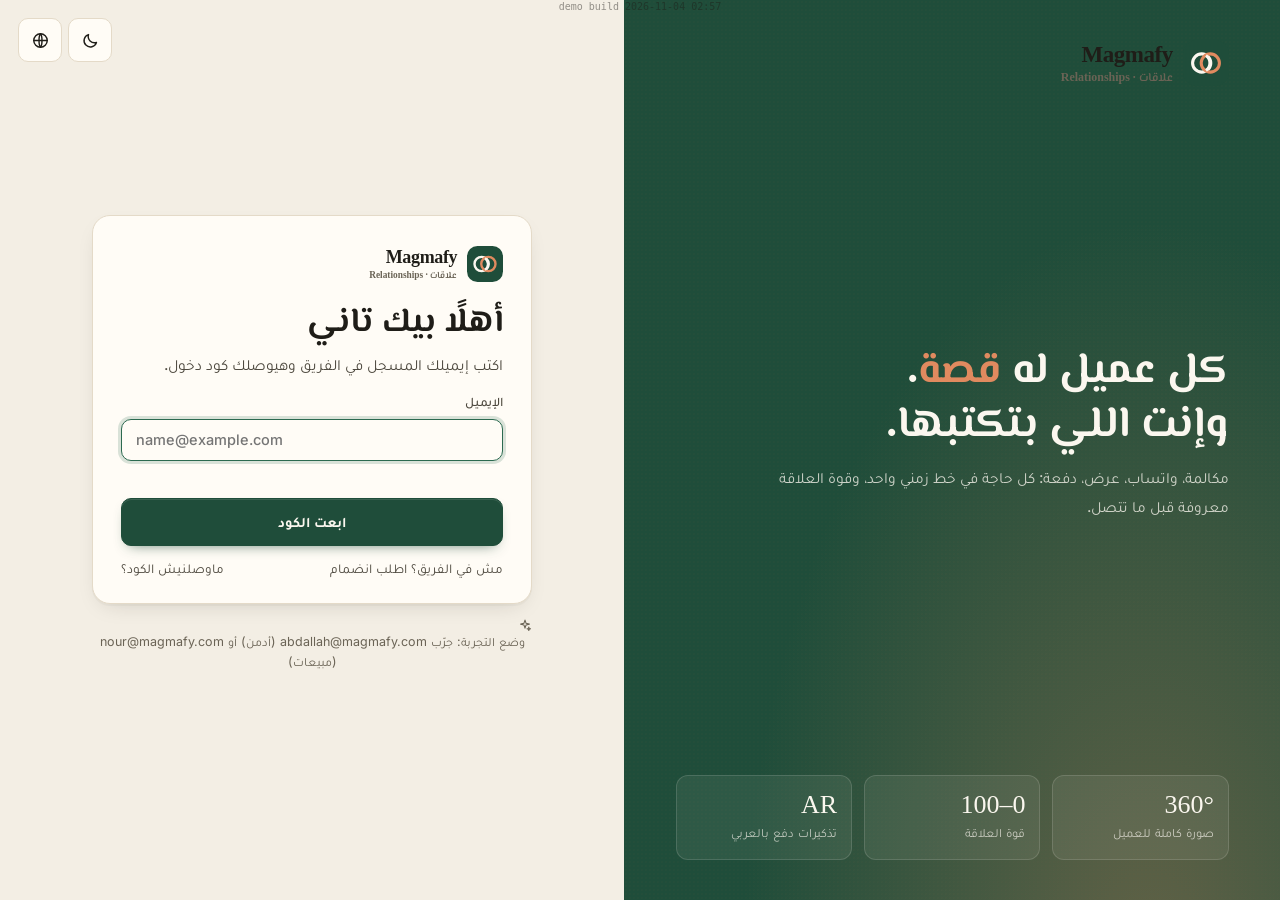
<file: index.html>
<!doctype html>
<html lang="ar" dir="rtl" data-theme="light">
  <head>
    <meta charset="UTF-8" />
    <meta http-equiv="Content-Security-Policy" content="default-src 'self'; script-src 'self' 'sha256-9gTFigoRYNSggPZKjE6qBthpdmx8KSoiGZkx8cVibas='; style-src 'self' 'unsafe-inline'; img-src 'self' data: blob:; frame-src blob:; media-src blob:; font-src 'self'; connect-src 'self' https://script.google.com https://script.googleusercontent.com; worker-src 'self'; manifest-src 'self'; base-uri 'self'; form-action 'self'; object-src 'none'" />
    <meta name="viewport" content="width=device-width, initial-scale=1, viewport-fit=cover" />
    <meta name="robots" content="noindex,nofollow" />
    <meta name="theme-color" content="#f3eee4" />
    <meta name="color-scheme" content="dark light" />
    <link rel="icon" type="image/png" href="./favicon.png" />
    <link rel="apple-touch-icon" href="./apple-touch-icon.png" />
    <link rel="manifest" href="./manifest.webmanifest" />
    <!-- Installed on iPhone: full screen, dark status bar over the app, Arabic name under the icon. -->
    <meta name="apple-mobile-web-app-capable" content="yes" />
    <meta name="mobile-web-app-capable" content="yes" />
    <meta name="apple-mobile-web-app-status-bar-style" content="default" />
    <meta name="apple-mobile-web-app-title" content="Magmafy" />
    <meta name="application-name" content="Magmafy CRM" />
    <title>Magmafy · علاقات</title>
    <script>
      /* Apply the saved theme and language before first paint (no flash). Light (warm paper) is the default. */
      (function () {
        try {
          var t = localStorage.getItem('mg-crm-theme') || 'light';
          if (t === 'auto') t = matchMedia('(prefers-color-scheme: dark)').matches ? 'dark' : 'light';
          document.documentElement.setAttribute('data-theme', t);
          var l = localStorage.getItem('mg-crm-lang');
          if (l === 'en') { document.documentElement.lang = 'en'; document.documentElement.dir = 'ltr'; }
        } catch (e) {}
      })();
    </script>
    <script type="module" crossorigin src="./assets/index-DUHn6ZO4.js"></script>
    <link rel="modulepreload" crossorigin href="./assets/react-CPov65gV.js">
    <link rel="modulepreload" crossorigin href="./assets/query-d9EJHOc_.js">
    <link rel="modulepreload" crossorigin href="./assets/radix-BcVAIGPp.js">
    <link rel="stylesheet" crossorigin href="./assets/index-BpY6rgxE.css">
  </head>
  <body>
    <div id="root"></div>
    <noscript>Magmafy CRM needs JavaScript.</noscript>
  </body>
</html>
</file>
<file: assets/index-BpY6rgxE.css>
@font-face{font-family:El Messiri;font-style:normal;font-display:swap;font-weight:500;src:url(./el-messiri-arabic-500-normal-D6j8R5ND.woff2) format("woff2");unicode-range:U+0600-06FF,U+0750-077F,U+0870-08FF,U+200C-200E,U+2010-2011,U+FB50-FDFF,U+FE70-FEFC}@font-face{font-family:El Messiri;font-style:normal;font-display:swap;font-weight:600;src:url(./el-messiri-arabic-600-normal-Te2c8S-M.woff2) format("woff2");unicode-range:U+0600-06FF,U+0750-077F,U+0870-08FF,U+200C-200E,U+2010-2011,U+FB50-FDFF,U+FE70-FEFC}@font-face{font-family:El Messiri;font-style:normal;font-display:swap;font-weight:700;src:url(./el-messiri-arabic-700-normal-D9aO7CWn.woff2) format("woff2");unicode-range:U+0600-06FF,U+0750-077F,U+0870-08FF,U+200C-200E,U+2010-2011,U+FB50-FDFF,U+FE70-FEFC}@font-face{font-family:Tajawal;font-style:normal;font-display:swap;font-weight:400;src:url(./tajawal-arabic-400-normal-CyCXRvzh.woff2) format("woff2");unicode-range:U+0600-06FF,U+0750-077F,U+0870-08FF,U+200C-200E,U+2010-2011,U+FB50-FDFF,U+FE70-FEFC}@font-face{font-family:Tajawal;font-style:normal;font-display:swap;font-weight:500;src:url(./tajawal-arabic-500-normal-BZ8ojJNu.woff2) format("woff2");unicode-range:U+0600-06FF,U+0750-077F,U+0870-08FF,U+200C-200E,U+2010-2011,U+FB50-FDFF,U+FE70-FEFC}@font-face{font-family:Tajawal;font-style:normal;font-display:swap;font-weight:700;src:url(./tajawal-arabic-700-normal-D2-eand5.woff2) format("woff2");unicode-range:U+0600-06FF,U+0750-077F,U+0870-08FF,U+200C-200E,U+2010-2011,U+FB50-FDFF,U+FE70-FEFC}@font-face{font-family:Tajawal;font-style:normal;font-display:swap;font-weight:800;src:url(./tajawal-arabic-800-normal-TQp-UTiE.woff2) format("woff2");unicode-range:U+0600-06FF,U+0750-077F,U+0870-08FF,U+200C-200E,U+2010-2011,U+FB50-FDFF,U+FE70-FEFC}@font-face{font-family:Space Grotesk;font-style:normal;font-display:swap;font-weight:300 700;src:url(./space-grotesk-latin-wght-normal-5PZORFv8.woff2) format("woff2");unicode-range:U+0000-00FF,U+0131,U+0152-0153,U+02BB-02BC,U+02C6,U+02DA,U+02DC,U+2000-206F,U+20AC,U+2122,U+2191,U+2193,U+2212,U+2215,U+FEFF,U+FFFD}@font-face{font-family:Space Grotesk;font-style:normal;font-display:swap;font-weight:300 700;src:url(./space-grotesk-latin-ext-wght-normal-OnFqUBEL.woff2) format("woff2");unicode-range:U+0100-02BA,U+02BD-02C5,U+02C7-02CC,U+02CE-02D7,U+02DD-02FF,U+1E00-1EFF,U+20A0-20C0,U+2C60-2C7F,U+A720-A7FF}@font-face{font-family:Inter;font-style:normal;font-display:swap;font-weight:100 900;src:url(./inter-latin-wght-normal-C2S99t-D.woff2) format("woff2");unicode-range:U+0000-00FF,U+0131,U+0152-0153,U+02BB-02BC,U+02C6,U+02DA,U+02DC,U+2000-206F,U+20AC,U+2122,U+2191,U+2193,U+2212,U+2215,U+FEFF,U+FFFD}@font-face{font-family:Inter;font-style:normal;font-display:swap;font-weight:100 900;src:url(./inter-latin-ext-wght-normal-CFHvXkgd.woff2) format("woff2");unicode-range:U+0100-02BA,U+02BD-02C5,U+02C7-02CC,U+02CE-02D7,U+02DD-02FF,U+1E00-1EFF,U+20A0-20C0,U+2C60-2C7F,U+A720-A7FF}:root{--g-forest: #1f4d3a;--g-forest-2: #2c6a50;--g-forest-deep: #143528;--g-clay: #b4532a;--g-clay-2: #e08a5f;--g-ochre: #c08a2b;--g-paper: #fbf7ef;--g-ink: #1f1d18;--f-display: "El Messiri", "Tajawal", Georgia, serif;--f-display-ar: "El Messiri", "Tajawal", serif;--f-body: "Inter", "Tajawal", system-ui, -apple-system, "Segoe UI", Tahoma, sans-serif;--f-num: Georgia, "Iowan Old Style", "Palatino Linotype", "Times New Roman", serif;--f-mono: ui-monospace, "SF Mono", Menlo, Consolas, monospace;--r-card: 18px;--r-l: 16px;--r-m: 12px;--r-s: 10px;--r-xs: 6px;--ease: cubic-bezier(.22, .9, .3, 1);--t-fast: .14s;--t-med: .22s;--t-slow: .36s;--header-h: 68px;--rail-w: 0px;--side-w: 252px;--m-y: #c08a2b;--m-o: #b4532a;--m-p: #b4532a;--m-v: #1f4d3a;--m-b: #2f5e8c;--grad: linear-gradient(110deg, #1f4d3a 0%, #2c6a50 60%, #b4532a 140%);--grad-btn: linear-gradient(180deg, #2c6a50, #1f4d3a);--grad-soft: linear-gradient(135deg, rgba(31, 77, 58, .1), rgba(180, 83, 42, .08));--dot-1: #b23a2e;--dot-2: #c9682f;--dot-3: #c08a2b;--dot-4: #6f9a52;--dot-5: #2f7a4f}:root,[data-theme=light]{--bg: #f3eee4;--card: #fffcf6;--card-2: #f7f1e6;--card-hover: #fbf6ec;--sunken: #ece5d7;--line: #e4dac8;--line-2: #cdbfa7;--ink: #1f1d18;--ink-2: #4c473d;--ink-3: #6a6355;--highlight: #f3dfb5;--highlight-ink: #3b2a0b;--highlight-ink-2: rgba(59, 42, 11, .72);--accent: #b4532a;--accent-soft: rgba(180, 83, 42, .11);--active: #1f4d3a;--active-ink: #fbf7ef;--good: #2f7a4f;--good-soft: #e1eee4;--warn: #9a6008;--warn-soft: #f8ebd2;--bad: #b23a2e;--bad-soft: #f7e0db;--bad-solid: #a3332a;--cnt-ink: #fffcf6;--info: #2f5e8c;--info-soft: #e1eaf3;--glass: rgba(243, 238, 228, .86);--scrim: rgba(31, 29, 24, .38);--shadow-1: 0 1px 0 rgba(31, 29, 24, .04), 0 1px 2px rgba(31, 29, 24, .06);--shadow-2: 0 2px 0 rgba(31, 29, 24, .03), 0 8px 24px -12px rgba(31, 29, 24, .22);--shadow-pop: 0 18px 48px -12px rgba(31, 29, 24, .28), 0 0 0 1px var(--line);--heat-0: #e6ddcb;--heat-1: #d9cba9;--heat-2: #c9b57f;--heat-3: #b39a59;--heat-4: #8d8f4f;--heat-5: #5f854f;--heat-6: #3f6f4c;--heat-7: #1f4d3a;--hatch: rgba(31, 29, 24, .05);--side-bg: #1f4d3a;--side-ink: #f4ecdc;--side-ink-2: rgba(244, 236, 220, .68);--side-hover: rgba(251, 247, 239, .08);--side-active: #fbf7ef;--side-active-ink: #1f4d3a;--paper-grain: radial-gradient(rgba(120, 96, 60, .05) 1px, transparent 1px);color-scheme:light}[data-theme=dark]{--bg: #111916;--card: #18221e;--card-2: #1f2b26;--card-hover: #1d2823;--sunken: #0c1310;--line: #2a3832;--line-2: #3c4d45;--ink: #f1eadb;--ink-2: #c4bba8;--ink-3: #9d9583;--highlight: #e7c886;--highlight-ink: #241805;--highlight-ink-2: rgba(36, 24, 5, .7);--accent: #e3895c;--accent-soft: rgba(227, 137, 92, .14);--active: #8fcfaa;--active-ink: #0f1d16;--good: #79c79a;--good-soft: rgba(121, 199, 154, .14);--warn: #e3b25a;--warn-soft: rgba(227, 178, 90, .14);--bad: #ec7f70;--bad-soft: rgba(236, 127, 112, .14);--bad-solid: #c44a3c;--cnt-ink: #0f1d16;--info: #8db6e0;--info-soft: rgba(141, 182, 224, .14);--glass: rgba(17, 25, 22, .86);--scrim: rgba(0, 0, 0, .55);--shadow-1: 0 1px 0 rgba(0, 0, 0, .2);--shadow-2: 0 10px 28px -14px rgba(0, 0, 0, .6);--shadow-pop: 0 18px 50px rgba(0, 0, 0, .5), 0 0 0 1px var(--line);--heat-0: #2a3530;--heat-1: #3a4636;--heat-2: #4f5838;--heat-3: #66693b;--heat-4: #6f7f45;--heat-5: #5f9165;--heat-6: #6fb08a;--heat-7: #8fcfaa;--hatch: rgba(241, 234, 219, .05);--side-bg: #0c1511;--side-ink: #f1eadb;--side-ink-2: rgba(241, 234, 219, .6);--side-hover: rgba(241, 234, 219, .06);--side-active: #8fcfaa;--side-active-ink: #0f1d16;--paper-grain: radial-gradient(rgba(255, 255, 255, .025) 1px, transparent 1px);color-scheme:dark}*,*:before,*:after{box-sizing:border-box}html{background:var(--bg);transition:background-color var(--t-slow);-webkit-text-size-adjust:100%}html,body{margin:0;min-height:100%}body{font:400 15px/1.6 var(--f-body);color:var(--ink);background:transparent;-webkit-font-smoothing:antialiased;text-rendering:optimizeLegibility}button,input,select,textarea{font:inherit;color:inherit}a{color:var(--accent);text-decoration:none}a:hover{text-decoration:underline}img,svg{display:block}::selection{background:var(--accent-soft)}:focus-visible{outline:2px solid var(--accent);outline-offset:2px;border-radius:10px}.num{font-family:var(--f-num);font-variant-numeric:tabular-nums;letter-spacing:-.01em}.ltr{direction:ltr;unicode-bidi:isolate}.muted{color:var(--ink-2)}.faint{color:var(--ink-3)}.sr-only{position:absolute;width:1px;height:1px;overflow:hidden;clip:rect(0 0 0 0);white-space:nowrap}.grow{flex:1}.row{display:flex;align-items:center;gap:10px}.wrap{flex-wrap:wrap}.stack{display:flex;flex-direction:column;gap:12px}.ellipsis{white-space:nowrap;overflow:hidden;text-overflow:ellipsis}.display{font-family:var(--f-display);font-weight:300;letter-spacing:-.02em}html[lang=ar] .display{font-family:var(--f-display-ar);font-weight:600;letter-spacing:0}html[lang=ar] .display .num,html[lang=ar] .stat-big b{font-family:var(--f-num);font-weight:300}.world{position:fixed;inset:0;z-index:0;width:100vw;height:100vh;pointer-events:none}.shell{position:relative;z-index:1;min-height:100vh;display:grid;grid-template-columns:var(--rail-w) minmax(0,1fr);grid-template-rows:var(--header-h) auto 1fr;grid-template-areas:"logo hdr" "rail banner" "rail main"}.shell__logo{grid-area:logo;display:grid;place-items:center}.shell__hdr{grid-area:hdr;position:sticky;top:0;z-index:20;display:flex;align-items:center;gap:14px;padding:12px 28px 12px 4px;min-width:0}[dir=rtl] .shell__hdr{padding:12px 4px 12px 28px}.shell__hdr.is-scrolled{background:var(--glass);backdrop-filter:blur(18px) saturate(140%);-webkit-backdrop-filter:blur(18px) saturate(140%)}.shell__rail{grid-area:rail;position:sticky;top:var(--header-h);height:calc(100vh - var(--header-h));display:flex;flex-direction:column;align-items:center;gap:10px;padding:18px 0 24px}.shell__banner{grid-area:banner;min-width:0;padding:0 28px}.shell__main{grid-area:main;min-width:0;padding:8px 28px 80px 4px}[dir=rtl] .shell__main{padding:8px 4px 80px 28px}.logo-btn{display:grid;place-items:center;width:44px;height:44px;border-radius:14px}.logo-btn img,.logo-mark{display:block;object-fit:contain;filter:drop-shadow(0 4px 14px rgba(214,41,118,.35))}.rail__sep{width:24px;height:1px;background:var(--line);margin:4px 0}.rail__item{position:relative}.rail__item .ibtn[aria-current=page]{background:var(--active);color:var(--active-ink);border-color:var(--active)}.rail__foot{margin-top:auto;display:flex;flex-direction:column;gap:10px;align-items:center}.cnt{position:absolute;top:-3px;inset-inline-end:-3px;min-width:18px;height:18px;padding:0 5px;border-radius:9px;background:var(--accent);color:var(--cnt-ink);font:700 10.5px/18px var(--f-num);text-align:center;box-shadow:0 0 0 2px var(--bg)}.cnt--bad{background:var(--bad);color:var(--cnt-ink)}.bnav{display:none}.btn{display:inline-flex;align-items:center;justify-content:center;gap:10px;height:44px;padding:0 20px;border-radius:999px;border:1px solid var(--line-2);background:transparent;color:var(--ink);font-weight:500;font-size:14.5px;cursor:pointer;white-space:nowrap;transition:background-color var(--t-fast),border-color var(--t-fast),transform 80ms,opacity var(--t-fast)}.btn:hover{border-color:var(--ink-3);background:var(--card-hover);text-decoration:none}.btn:active{transform:scale(.98)}.btn svg{width:18px;height:18px;flex:none}.btn--primary{background:var(--active);color:var(--active-ink);border-color:var(--active);padding-inline-start:6px}.btn--primary:hover{background:var(--active);border-color:var(--active);opacity:.92}.btn--primary .btn__plus{width:32px;height:32px;border-radius:50%;display:grid;place-items:center;border:1px solid color-mix(in srgb,var(--active-ink) 20%,transparent)}.btn--plain{padding-inline-start:20px}.btn--grad{background:var(--grad-btn);border:0;color:#fff;font-weight:700;font-size:15px}.btn--grad:hover{background:var(--grad-btn);filter:brightness(1.08)}.btn--hl{background:var(--highlight);border-color:var(--highlight);color:var(--highlight-ink);font-weight:600}.btn--hl:hover{background:var(--highlight);filter:brightness(1.05)}.btn--ghost{border-color:transparent;color:var(--ink-2)}.btn--ghost:hover{color:var(--ink);background:var(--card-hover);border-color:transparent}.btn--danger{color:var(--bad);border-color:color-mix(in srgb,var(--bad) 40%,transparent)}.btn--danger-solid{background:var(--bad-solid);color:#fff;border-color:var(--bad-solid)}.btn--sm{height:36px;padding:0 14px;font-size:13.5px;gap:8px}.btn--sm svg{width:16px;height:16px}.btn--wide{width:100%;height:50px}.btn[disabled],.ibtn[disabled]{opacity:.4;pointer-events:none}.ibtn{position:relative;display:inline-grid;place-items:center;flex:none;width:44px;height:44px;border-radius:50%;border:1px solid var(--line-2);background:transparent;color:var(--ink);cursor:pointer;transition:background-color var(--t-fast),border-color var(--t-fast),transform var(--t-med) var(--ease),color var(--t-fast)}.ibtn:hover{background:var(--card-hover);border-color:var(--ink-3);text-decoration:none}.ibtn svg{width:19px;height:19px}.ibtn--sm{width:36px;height:36px}.ibtn--sm svg{width:16px;height:16px}.ibtn--xs{width:30px;height:30px}.ibtn--xs svg{width:14px;height:14px}.ibtn--fill{background:var(--card-2);border-color:transparent}.ibtn--solid{background:var(--active);color:var(--active-ink);border-color:var(--active)}.ibtn--solid:hover{background:var(--active);opacity:.9}.ibtn--hl{background:var(--highlight);color:var(--highlight-ink);border-color:var(--highlight)}.ibtn--dark{background:#0e0716;color:#fff4fa;border-color:#0e0716}.ibtn--bad{background:var(--bad-solid);color:#fff;border-color:var(--bad-solid)}.ibtn.spin svg{animation:spin .8s linear infinite}.arrow-btn svg{transition:transform var(--t-med) var(--ease)}.arrow-btn:hover svg{transform:rotate(45deg)}[dir=rtl] .flip svg,[dir=rtl] svg.flip{transform:scaleX(-1)}.chips{display:flex;align-items:center;gap:8px;flex-wrap:wrap}.chip{display:inline-flex;align-items:center;gap:6px;height:40px;padding:0 16px;border-radius:999px;border:1px solid var(--line-2);background:transparent;color:var(--ink);font-size:13.5px;cursor:pointer;white-space:nowrap;transition:background-color var(--t-fast),color var(--t-fast),border-color var(--t-fast)}.chip:hover{border-color:var(--ink-3)}.chip[aria-pressed=true]{background:var(--active);color:var(--active-ink);border-color:var(--active)}.chip .n{font:600 11.5px var(--f-num);opacity:.7}.tag{display:inline-flex;align-items:center;gap:6px;height:26px;padding:0 11px;border-radius:999px;background:var(--card-2);color:var(--ink-2);font-size:12px;white-space:nowrap}.tag .d{width:7px;height:7px;border-radius:50%;flex:none}.tag--good{background:var(--good-soft);color:var(--good)}.tag--warn{background:var(--warn-soft);color:var(--warn)}.tag--bad{background:var(--bad-soft);color:var(--bad)}.tag--acc{background:var(--accent-soft);color:var(--accent)}.tag--info{background:var(--info-soft);color:var(--info)}.tag--hl{background:var(--highlight);color:var(--highlight-ink)}.badge-delta{display:inline-flex;align-items:center;gap:2px;height:18px;padding:0 6px;border-radius:999px;font:600 10.5px var(--f-num)}.badge-delta--up{background:var(--good-soft);color:var(--good)}.badge-delta--down{background:var(--bad-soft);color:var(--bad)}.badge-delta--flat{background:var(--card-2);color:var(--ink-3)}.av{display:grid;place-items:center;flex:none;width:44px;height:44px;border-radius:50%;background:var(--grad-soft);color:var(--ink);font-weight:600;font-size:14px;border:2px solid color-mix(in srgb,var(--ink) 18%,transparent)}.av--sm{width:32px;height:32px;font-size:12px;border-width:1.5px}.av--xs{width:24px;height:24px;font-size:10px;border-width:1.5px}.av--lg{width:64px;height:64px;font-size:22px}.av--xl{width:96px;height:96px;font-size:32px}.av-stack{display:inline-flex}.av-stack .av+.av{margin-inline-start:-8px}.dots{display:inline-flex;gap:4px}.dots i{width:10px;height:10px;border-radius:50%;border:1.5px solid var(--line-2)}.dots i.on{border:0}.dots i.on:nth-child(1){background:var(--dot-1)}.dots i.on:nth-child(2){background:var(--dot-2)}.dots i.on:nth-child(3){background:var(--dot-3)}.dots i.on:nth-child(4){background:var(--dot-4)}.dots i.on:nth-child(5){background:var(--dot-5)}.ncard{position:relative;border-radius:var(--r-card);background:var(--card);color:var(--ink);padding:20px 22px;min-width:0;transition:transform var(--t-med) var(--ease),background-color var(--t-fast)}.ncard--click{cursor:pointer}.ncard--click:hover{transform:translateY(-2px);background:var(--card-hover)}.ncard--alt{background:var(--card-2)}.ncard--alt.ncard--click:hover{background:color-mix(in srgb,var(--card-2) 88%,var(--ink))}.ncard--hl{background:var(--highlight);color:var(--highlight-ink)}.ncard--hl.ncard--click:hover{background:var(--highlight);filter:brightness(1.03)}.ncard--hl .muted,.ncard--hl .faint{color:var(--highlight-ink-2)}.ncard--hl .tag{background:#1a0f271a;color:var(--highlight-ink)}.ncard--hl .ibtn{border-color:#1a0f2740;color:var(--highlight-ink)}.ncard--hl .ibtn--dark{border-color:#0e0716;color:#fff4fa}.ncard--hl .av{border-color:#1a0f2733}.ncard__notch{position:absolute;top:0;inset-inline-end:0;display:flex;gap:6px;padding:0 0 6px;padding-inline-start:6px;background:var(--bg);border-end-start-radius:26px;z-index:2}.ncard__notch:before,.ncard__notch:after{content:"";position:absolute;width:22px;height:22px;pointer-events:none}.ncard__notch:before{top:0;right:100%;background:radial-gradient(circle at 0 100%,transparent 21.5px,var(--bg) 22px)}.ncard__notch:after{top:100%;right:0;background:radial-gradient(circle at 0 100%,transparent 21.5px,var(--bg) 22px)}[dir=rtl] .ncard__notch:before{right:auto;left:100%;background:radial-gradient(circle at 100% 100%,transparent 21.5px,var(--bg) 22px)}[dir=rtl] .ncard__notch:after{right:auto;left:0;background:radial-gradient(circle at 100% 100%,transparent 21.5px,var(--bg) 22px)}.ncard__notch .ibtn{background:transparent}.ncard__notch .ibtn:hover{background:var(--card-hover)}.ncard__head{display:flex;align-items:center;gap:12px;min-height:44px;padding-inline-end:54px}.ncard__head--2{padding-inline-end:104px}.ncard__title{font-size:20px;font-weight:500;line-height:1.3;margin:14px 0 2px}.ncard__sub{font-size:12.5px;color:var(--ink-3)}.ncard__foot{display:flex;align-items:flex-end;justify-content:space-between;gap:12px;margin-top:16px}.ncard__lbl{display:block;font-size:11px;color:var(--ink-3);margin-bottom:6px}.ncard--hl .ncard__lbl,.ncard--hl .ncard__sub{color:var(--highlight-ink-2)}.card{background:var(--card);border-radius:var(--r-card);padding:22px 24px;min-width:0}.card--alt{background:var(--card-2)}.card h3{margin:0;font-size:17px;font-weight:500}.card .lede{margin:4px 0 18px;color:var(--ink-2);font-size:13.5px;max-width:70ch}.card .lede b{color:var(--ink);font-weight:600}.page-head{display:flex;align-items:center;gap:22px;flex-wrap:wrap;margin:10px 0 30px}.page-title{margin:0;font-size:clamp(34px,4.6vw,58px);line-height:1.05}.page-title .vslot{display:inline-block;width:.82em;height:.82em;vertical-align:-.06em;margin:0 .02em;border-radius:50%}.page-title .vslot--wide{width:2.4em;margin-inline-start:.3em}.stats-row{display:flex;align-items:flex-end;gap:clamp(18px,3vw,44px);margin-inline-start:auto;flex-wrap:wrap}.stat-big{position:relative;display:flex;align-items:baseline;gap:6px}.stat-big b{font:300 44px/1 var(--f-num);letter-spacing:-.03em}.stat-big span{font-size:15px;color:var(--ink-2)}.stat-big .badge-delta{position:absolute;top:-12px;inset-inline-end:-6px}.sec-head{display:flex;align-items:center;gap:12px;flex-wrap:wrap;margin:0 0 16px}.sec-head h2{margin:0;font-size:24px;font-weight:400;letter-spacing:-.01em}html[lang=ar] .sec-head h2{font-family:var(--f-display-ar);font-weight:600;font-size:23px}.sec-head .count{font-size:13px;color:var(--ink-2);text-decoration:underline;text-underline-offset:6px;text-decoration-color:var(--line-2);margin-inline-end:8px}.sec-head .count b{font:500 16px var(--f-num);color:var(--ink)}.section{margin-bottom:40px}.hscroll-wrap{position:relative}.hscroll{display:grid;grid-auto-flow:column;grid-auto-columns:minmax(260px,300px);gap:16px;overflow-x:auto;scroll-snap-type:x mandatory;padding-bottom:8px;scrollbar-width:none}.hscroll::-webkit-scrollbar{display:none}.hscroll>*{scroll-snap-align:start}.hscroll--wide{grid-auto-columns:minmax(300px,360px)}.hscroll-nav{display:flex;gap:6px;margin-inline-start:auto}.grid{display:grid;gap:16px}.grid--cards{grid-template-columns:repeat(auto-fill,minmax(270px,1fr))}.grid-12{display:grid;grid-template-columns:repeat(12,minmax(0,1fr));gap:18px}.c3{grid-column:span 3}.c4{grid-column:span 4}.c5{grid-column:span 5}.c6{grid-column:span 6}.c7{grid-column:span 7}.c8{grid-column:span 8}.c12{grid-column:span 12}.field{display:flex;flex-direction:column;gap:7px;font-size:13px;color:var(--ink-2);font-weight:500;min-width:0}.field--wide{grid-column:1 / -1}.fields{display:grid;grid-template-columns:repeat(2,minmax(0,1fr));gap:16px 18px}.input,.select,.textarea{width:100%;min-width:0;height:46px;border:1px solid var(--line-2);background:var(--sunken);color:var(--ink);border-radius:14px;padding:0 14px;font-size:14.5px;transition:border-color var(--t-fast),box-shadow var(--t-fast)}.textarea{height:auto;min-height:104px;padding:12px 14px;resize:vertical;line-height:1.7}.select{appearance:none;padding-inline-end:36px;background-image:url("data:image/svg+xml,%3Csvg xmlns='http://www.w3.org/2000/svg' viewBox='0 0 24 24' fill='none' stroke='%238F7EA3' stroke-width='2'%3E%3Cpath d='m6 9 6 6 6-6'/%3E%3C/svg%3E");background-repeat:no-repeat;background-size:16px;background-position:right 14px center;cursor:pointer}[dir=rtl] .select{background-position:left 14px center}.select--sm,.input--sm{height:38px;font-size:13.5px;border-radius:999px}.input:focus,.select:focus,.textarea:focus{outline:none;border-color:var(--accent);box-shadow:0 0 0 3px var(--accent-soft)}.input[disabled],.select[disabled]{opacity:.55;cursor:not-allowed}.check{display:inline-flex;align-items:center;gap:9px;cursor:pointer;color:var(--ink-2);font-size:13.5px}.check input{width:18px;height:18px;accent-color:var(--accent);margin:0}.hint{margin:0;font-size:12.5px;color:var(--ink-3);line-height:1.65}.hint--warn{color:var(--warn)}.hint--bad{color:var(--bad)}.seg{display:inline-flex;padding:4px;gap:2px;border-radius:999px;background:var(--card);border:1px solid var(--line);max-width:100%;overflow-x:auto;scrollbar-width:none}.seg button{all:unset;cursor:pointer;padding:7px 14px;border-radius:999px;color:var(--ink-2);font-size:13.5px;white-space:nowrap;display:inline-flex;align-items:center;gap:6px}.seg button:hover{color:var(--ink)}.seg button[aria-pressed=true],.seg button[aria-selected=true]{background:var(--active);color:var(--active-ink)}.seg button:focus-visible{outline:2px solid var(--accent)}.seg .n{font:600 11px var(--f-num);opacity:.7}.search{position:relative}.search svg{position:absolute;top:50%;inset-inline-start:14px;translate:0 -50%;width:17px;height:17px;color:var(--ink-3);pointer-events:none}.search .input{padding-inline-start:42px;border-radius:999px}.list{background:var(--card);border-radius:22px;overflow:hidden}.item{display:flex;align-items:center;gap:12px;padding:13px 18px;min-width:0;cursor:pointer;transition:background-color var(--t-fast)}.item+.item{border-top:1px solid var(--line)}.item .t{flex:1;min-width:0}.item .t b{display:block;font-weight:500;white-space:nowrap;overflow:hidden;text-overflow:ellipsis}.item .t small{display:block;color:var(--ink-3);font-size:12.5px;white-space:nowrap;overflow:hidden;text-overflow:ellipsis}.item .end{font-size:12.5px;color:var(--ink-2);white-space:nowrap}.item .end.late{color:var(--bad)}.subhead{padding:10px 18px;font-size:12px;color:var(--ink-3);font-weight:500;background:var(--sunken)}.tbl-wrap{background:var(--card);border-radius:22px;overflow:auto;max-height:calc(100vh - 240px)}.tbl{border-collapse:separate;border-spacing:0;width:100%;min-width:980px;font-size:14px}.tbl th{position:sticky;top:0;z-index:1;background:var(--card);text-align:start;font-weight:500;font-size:12px;color:var(--ink-3);padding:14px 16px;border-bottom:1px solid var(--line);white-space:nowrap}.tbl td{padding:12px 16px;border-bottom:1px solid var(--line);vertical-align:middle}.tbl tbody tr{cursor:pointer}.tbl tr:last-child td{border-bottom:0}.tbl td.n,.tbl th.n{text-align:end;font-family:var(--f-num)}.tbl--plain{min-width:0}.tbl--plain tbody tr{cursor:default}.tbl--plain tbody tr:hover td{background:none}.empty{padding:36px 20px;text-align:center;color:var(--ink-3)}.empty b{display:block;color:var(--ink-2);font-weight:500;margin-bottom:4px;font-size:15px}.empty .btn{margin-top:14px}.skel{position:relative;overflow:hidden;background:var(--card);border-radius:var(--r-card)}.skel:after{content:"";position:absolute;inset:0;background:linear-gradient(90deg,transparent,color-mix(in srgb,var(--ink) 5%,transparent),transparent);animation:shimmer 1.4s infinite}.hatch{background-image:repeating-linear-gradient(45deg,var(--hatch) 0 2px,transparent 2px 10px)}.sched{--active: var(--card);--active-ink: var(--ink);flex:1;min-width:0;display:flex;align-items:center;height:56px;border-radius:999px;background:var(--active);color:var(--active-ink);border:1px solid var(--line);padding:6px;padding-inline-start:20px;gap:12px}.sched__title{font-size:15px;font-weight:500;white-space:nowrap}.sched__date{display:inline-flex;align-items:center;gap:8px;height:40px;padding:0 14px 0 6px;border-radius:999px;border:1px solid color-mix(in srgb,var(--active-ink) 14%,transparent);font-size:13px;white-space:nowrap}[dir=rtl] .sched__date{padding:0 6px 0 14px}.sched__date i{width:30px;height:30px;border-radius:50%;display:grid;place-items:center;background:color-mix(in srgb,var(--active-ink) 7%,transparent)}.sched__date svg{width:15px;height:15px}.sched__track{position:relative;flex:1;min-width:0;height:44px;border-radius:999px;overflow:hidden}.sched__past{position:absolute;inset-block:0;inset-inline-start:0;background:var(--highlight);border-radius:999px;transition:width 1s linear}.sched__hours{position:absolute;inset:0;display:flex;justify-content:space-between;align-items:center;padding:0 14px;font:500 11px var(--f-num);color:color-mix(in srgb,var(--active-ink) 50%,transparent);pointer-events:none}.sched__ev{position:absolute;top:50%;translate:-50% -50%;display:inline-flex;align-items:center;gap:4px;padding:3px 9px 3px 3px;border-radius:999px;background:var(--active);color:var(--active-ink);border:1px solid color-mix(in srgb,var(--active-ink) 14%,transparent);font:500 11px var(--f-num);white-space:nowrap;cursor:pointer;z-index:2}[dir=rtl] .sched__ev{translate:50% -50%;padding:3px 3px 3px 9px}.sched__ev:hover{border-color:var(--accent)}.sched__ev.is-past{background:color-mix(in srgb,var(--highlight) 70%,var(--active));color:var(--highlight-ink)}.sched__ev .av{border-color:var(--active)}.sched__ev .avs{display:inline-flex}.sched__ev .avs>*+*{margin-inline-start:-8px}.sched__ev .more{font-weight:600;opacity:.75}.sched__now{position:absolute;top:0;bottom:0;width:2px;background:var(--active-ink);z-index:3;transition:inset-inline-start 1s linear}.sched__now:before{content:"";position:absolute;bottom:2px;left:-3px;width:8px;height:8px;border-radius:50%;background:var(--active-ink)}.sched__nowlbl{position:absolute;top:-1px;translate:-50% 0;z-index:4;padding:0 6px;border-radius:6px;background:var(--active-ink);color:var(--active);font:600 9.5px/15px var(--f-num);white-space:nowrap}[dir=rtl] .sched__nowlbl{translate:50% 0}.sched__empty{flex:1;font-size:13px;color:color-mix(in srgb,var(--active-ink) 60%,transparent);text-align:center}.sched .ibtn{border-color:color-mix(in srgb,var(--active-ink) 16%,transparent);color:var(--active-ink)}.sched .ibtn:hover{background:color-mix(in srgb,var(--active-ink) 6%,transparent)}.ws-cols{display:grid;grid-template-columns:minmax(0,1fr) 340px;gap:24px;align-items:start}.side-panel{position:sticky;top:calc(var(--header-h) + 8px);display:flex;flex-direction:column;gap:12px}.meet-card{position:relative;border-radius:var(--r-card);overflow:hidden;background:var(--grad-btn);min-height:210px;display:flex;flex-direction:column;justify-content:space-between;padding:16px;color:#fff}.meet-card:before{content:"";position:absolute;inset:0;background:radial-gradient(circle at 70% 20%,rgba(254,218,117,.45),transparent 55%),radial-gradient(circle at 20% 90%,rgba(79,91,213,.5),transparent 60%)}.meet-card>*{position:relative}.meet-card .av{background:#ffffff2e;color:#fff;border-color:#ffffff59}.meet-card .ibtn{background:#ffffff29;border-color:transparent;color:#fff;backdrop-filter:blur(8px)}.meet-card .ibtn:hover{background:#ffffff47}.meet-card .ibtn--bad{background:var(--bad)}.meet-card__count{font:300 34px/1 var(--f-num);letter-spacing:-.02em}.summary{background:var(--card);border-radius:var(--r-card);padding:18px}.summary__head{display:flex;align-items:center;gap:10px;margin-bottom:14px}.summary__head h3{margin:0;font-size:20px;font-weight:400;flex:1}.tl{position:relative;display:flex;flex-direction:column;gap:14px;padding-inline-start:40px}.tl:before{content:"";position:absolute;inset-inline-start:15px;top:8px;bottom:8px;width:1.5px;background:var(--line)}.tl__item{position:relative}.tl__time{position:absolute;inset-inline-start:-40px;top:0;width:30px;text-align:center;font:500 11px var(--f-num);color:var(--ink-3);background:var(--card);padding:2px 0}.tl__box{background:var(--card-2);border-radius:18px;padding:14px}.tl__box h4{margin:0 0 10px;font-size:14px;font-weight:500;display:flex;align-items:center;gap:8px}.tl__box--hl{background:var(--highlight);color:var(--highlight-ink)}.docs{display:flex;gap:10px;overflow-x:auto;scrollbar-width:none}.doc{flex:none;width:92px;display:flex;flex-direction:column;gap:6px;align-items:center;color:var(--ink-2);font-size:11px;text-align:center;cursor:pointer}.doc__paper{width:92px;height:112px;border-radius:12px;background:#fff;padding:12px 10px;display:flex;flex-direction:column;gap:5px;box-shadow:0 0 0 4px var(--card)}.doc__paper i{display:block;height:3px;border-radius:2px;background:#cbc3d6}.doc__paper i:nth-child(1){width:60%;height:5px;background:#1f1529}.doc__paper i:nth-child(3n){width:75%}.doc__paper i:nth-child(4n){width:88%}.doc span{max-width:92px;white-space:nowrap;overflow:hidden;text-overflow:ellipsis}.tcard__kind{display:flex;align-items:center;gap:12px;margin-top:16px}.tcard__kind .kicon{width:44px;height:44px;border-radius:50%;display:grid;place-items:center;background:var(--card-2);flex:none}.ncard--hl .tcard__kind .kicon{background:#1a0f2714}.ncard--alt .tcard__kind .kicon{background:var(--card)}.kicon svg{width:22px;height:22px}.tcard__title{font-size:21px;font-weight:500;line-height:1.25;margin:0}.tcard__meta{display:flex;align-items:center;gap:8px;font:500 12.5px var(--f-num);margin-top:4px}.tcard__status{display:flex;align-items:center;gap:8px;margin-top:18px;padding:6px;padding-inline-start:6px;border-radius:999px;border:1px solid var(--line-2)}.ncard--hl .tcard__status{border-color:#1a0f2733}.tcard__status select{flex:1;min-width:0;border:0;background:transparent;font-size:13px;cursor:pointer;padding:0 4px;color:inherit}.tcard__status select:focus{outline:none}.tcard__status option{color:#1f1529}.attn .item .av{width:32px;height:32px;font-size:12px}.heat{display:flex;gap:6px;min-width:0;overflow-x:auto;scrollbar-width:none}.heat button{all:unset;cursor:pointer;flex:1 0 104px;min-width:0;border-radius:18px;padding:12px 14px;display:flex;flex-direction:column;gap:2px;transition:transform var(--t-fast)}.heat button:hover{transform:translateY(-2px)}.heat button:focus-visible{outline:2px solid var(--accent)}.heat b{font:300 26px/1.1 var(--f-num)}.heat span{font-size:12px;white-space:nowrap;overflow:hidden;text-overflow:ellipsis}.heat small{font:500 11px var(--f-num);opacity:.8}.lead-hero{display:grid;grid-template-columns:auto minmax(0,1fr) auto;gap:20px;align-items:start}.lead-hero h1{margin:0;font-size:clamp(26px,3vw,36px);font-weight:400;line-height:1.2}html[lang=ar] .lead-hero h1{font-family:var(--f-display-ar);font-weight:600}.lead-hero .sub{display:flex;gap:12px;flex-wrap:wrap;color:var(--ink-2);font-size:13.5px;margin-top:4px}.stepper{margin-top:22px}.stepper__track{display:grid;grid-template-columns:repeat(8,1fr);gap:4px}.stepper__track button{all:unset;cursor:pointer;height:10px;border-radius:6px;background:var(--card-2);transition:transform var(--t-fast)}.stepper__track button:hover{transform:scaleY(1.5)}.stepper__track button:focus-visible{outline:2px solid var(--accent);outline-offset:2px}.stepper__lbl{display:flex;justify-content:space-between;align-items:center;gap:10px;flex-wrap:wrap;margin-top:10px;font-size:13px;color:var(--ink-2)}.stepper__lbl b{color:var(--ink);font-weight:600}.tabs{display:flex;gap:6px;overflow-x:auto;scrollbar-width:none;margin:26px 0 18px;padding-bottom:2px}.kv{display:grid;grid-template-columns:140px minmax(0,1fr);gap:10px 16px;font-size:14px}.kv dt{color:var(--ink-3)}.kv dd{margin:0}.axes{display:flex;flex-direction:column;gap:12px}.axis{display:grid;grid-template-columns:84px 1fr 36px;gap:12px;align-items:center;font-size:13.5px}.bar{height:8px;border-radius:8px;background:var(--card-2);overflow:hidden}.bar i{display:block;height:100%;border-radius:8px;background:var(--accent)}.bar i.weak{background:var(--bad)}.bar i.hl{background:var(--highlight)}.axis b{font:600 13px var(--f-num);text-align:end}.timeline{list-style:none;margin:0;padding:0}.timeline li{display:grid;grid-template-columns:40px 1fr;gap:14px;padding-bottom:20px;position:relative}.timeline li:before{content:"";position:absolute;inset-inline-start:19px;top:42px;bottom:2px;width:1.5px;background:var(--line)}.timeline li:last-child:before{display:none}.timeline .ic{width:40px;height:40px;border-radius:50%;display:grid;place-items:center;background:var(--card-2);color:var(--ink-2)}.timeline .ic svg{width:17px;height:17px}.timeline .ic.wa{background:var(--good-soft);color:var(--good)}.timeline .ic.mail{background:var(--accent-soft);color:var(--accent)}.timeline .ic.meet{background:var(--highlight);color:var(--highlight-ink)}.timeline .ic.stage{background:var(--warn-soft);color:var(--warn)}.timeline b{font-weight:500}.timeline .m{font-size:12px;color:var(--ink-3)}.timeline p{margin:6px 0 0;font-size:13.5px;color:var(--ink-2);white-space:pre-wrap}.bk{margin-top:10px;padding:14px;border-radius:18px;background:var(--card-2);display:flex;flex-direction:column;gap:10px}.board{display:flex;gap:14px;overflow-x:auto;padding:2px 2px 18px;align-items:flex-start}.col{flex:0 0 280px;background:var(--card);border-radius:24px;display:flex;flex-direction:column;max-height:calc(100vh - 220px);transition:box-shadow var(--t-fast),background-color var(--t-fast)}.col.is-over{box-shadow:inset 0 0 0 2px var(--highlight)}.col>header{padding:16px 16px 12px;display:flex;align-items:center;gap:8px}.col>header i{width:10px;height:10px;border-radius:4px;flex:none}.col>header b{font-weight:500;font-size:14px}.col>header small{margin-inline-start:auto;color:var(--ink-3);font:500 12px var(--f-num)}.col .col__stack{padding:0 10px 12px;display:flex;flex-direction:column;gap:10px;overflow-y:auto;min-height:60px}.col--exit{background:transparent;border:1px dashed var(--line-2)}.kcard{background:var(--card-2);border-radius:18px;padding:13px 14px;cursor:grab;user-select:none;transition:transform var(--t-fast),box-shadow var(--t-fast),opacity var(--t-fast)}.kcard:hover{transform:translateY(-1px);box-shadow:var(--shadow-pop)}.kcard.is-dragging{opacity:.35}.kcard.is-picked{box-shadow:0 0 0 2px var(--highlight)}.kcard b{display:block;font-weight:500;line-height:1.4}.kcard small{display:block;color:var(--ink-3);font-size:12px}.kcard .row{margin-top:10px;gap:8px}.kcard .v{margin-inline-start:auto;font:600 13px var(--f-num)}.day-head{display:flex;align-items:baseline;gap:10px}.day-head b{font:300 64px/1 var(--f-num);letter-spacing:-.03em}.day-head span{color:var(--ink-2);font-size:15px}.dayline{--dl-off: 84px;position:relative;display:grid;grid-template-columns:76px minmax(0,1fr)}.dayline__hour{height:92px;border-top:1px solid var(--line);display:flex;align-items:flex-start;padding-top:6px}.dayline__hour b{font:300 30px/1 var(--f-num);letter-spacing:-.02em}.dayline__hour small{font-size:11px;color:var(--ink-3);margin-inline-start:4px}.dayline__slot{height:92px;border-top:1px solid var(--line)}.dayline__ev{position:absolute;border-radius:22px;padding:10px 16px;display:flex;align-items:center;gap:12px;cursor:pointer;overflow:hidden;min-height:44px}.dayline__now{position:absolute;inset-inline-start:76px;inset-inline-end:0;height:2px;background:var(--accent);z-index:3}.dayline__now:before{content:"";position:absolute;inset-inline-start:-5px;top:-4px;width:10px;height:10px;border-radius:50%;background:var(--accent)}.week{display:grid;grid-template-columns:repeat(7,minmax(120px,1fr));gap:10px;overflow-x:auto}.week__day{background:var(--card);border-radius:20px;padding:12px;min-height:260px;display:flex;flex-direction:column;gap:8px}.week__day.is-today{box-shadow:inset 0 0 0 2px var(--highlight)}.week__day.is-off{background-image:repeating-linear-gradient(45deg,var(--hatch) 0 2px,transparent 2px 10px)}.week__day header{display:flex;align-items:baseline;gap:6px;margin-bottom:4px}.week__day header b{font:300 26px/1 var(--f-num)}.week__day header span{font-size:12px;color:var(--ink-3)}.ev-mini{border-radius:14px;padding:8px 10px;font-size:12px;background:var(--card-2);cursor:pointer}.ev-mini b{display:block;font-weight:500;font-size:12.5px;white-space:nowrap;overflow:hidden;text-overflow:ellipsis}.ev-mini.is-meet{background:var(--highlight);color:var(--highlight-ink)}.month{display:grid;grid-template-columns:repeat(7,minmax(0,1fr));gap:6px}.month__dow{font-size:11.5px;color:var(--ink-3);text-align:center;padding:4px 0}.month__cell{min-height:92px;border-radius:16px;background:var(--card);padding:8px;display:flex;flex-direction:column;gap:4px;cursor:pointer}.month__cell.is-out{opacity:.35}.month__cell.is-today{box-shadow:inset 0 0 0 2px var(--highlight)}.month__cell>b{font:400 15px var(--f-num)}.month__cell .pip{font-size:11px;padding:2px 6px;border-radius:8px;background:var(--card-2);white-space:nowrap;overflow:hidden;text-overflow:ellipsis}.month__cell .pip.is-meet{background:var(--highlight);color:var(--highlight-ink)}.slots{display:grid;grid-template-columns:repeat(auto-fill,minmax(84px,1fr));gap:8px}.slot{height:40px;border-radius:999px;border:1px solid var(--line-2);background:transparent;color:var(--ink);font:500 13px var(--f-num);cursor:pointer}.slot[aria-pressed=true]{background:var(--highlight);color:var(--highlight-ink);border-color:var(--highlight)}.slot[disabled]{opacity:.3;text-decoration:line-through;cursor:not-allowed}.days{display:flex;gap:8px;overflow-x:auto;scrollbar-width:none;padding-bottom:4px}.days button{flex:none;width:62px;height:72px;border-radius:18px;border:1px solid var(--line-2);background:transparent;color:var(--ink);cursor:pointer;display:flex;flex-direction:column;align-items:center;justify-content:center;gap:2px}.days button b{font:400 22px/1 var(--f-num)}.days button span{font-size:11px;color:var(--ink-3)}.days button[aria-pressed=true]{background:var(--active);color:var(--active-ink);border-color:var(--active)}.days button[aria-pressed=true] span{color:inherit;opacity:.7}.days button[disabled]{opacity:.3;cursor:not-allowed}.inbox{display:grid;grid-template-columns:340px minmax(0,1fr);gap:16px;height:calc(100vh - var(--header-h) - 150px);min-height:480px}.inbox__list{background:var(--card);border-radius:24px;overflow-y:auto;display:flex;flex-direction:column}.inbox__list .item{padding:14px 16px}.inbox__list .item[aria-current=true]{background:var(--card-2)}.unread-dot{width:9px;height:9px;border-radius:50%;background:var(--accent);flex:none}.chat{background:var(--card);border-radius:24px;display:flex;flex-direction:column;min-height:0;overflow:hidden}.chat__head{display:flex;align-items:center;gap:12px;padding:14px 18px;border-bottom:1px solid var(--line)}.chat__head h3{margin:0;font-size:16px;font-weight:500}.chat__body{flex:1;overflow-y:auto;padding:18px;display:flex;flex-direction:column;gap:10px}.chat__day{align-self:center;font-size:11.5px;color:var(--ink-3);background:var(--card-2);padding:3px 12px;border-radius:999px;margin:6px 0}.msg{max-width:min(72%,560px);display:flex;flex-direction:column;gap:3px}.msg__b{padding:10px 14px;border-radius:20px;background:var(--card-2);white-space:pre-wrap;word-wrap:break-word;font-size:14.5px;line-height:1.6}.msg--me{align-self:flex-end}.msg--me .msg__b{background:var(--highlight);color:var(--highlight-ink);border-end-end-radius:6px}.msg--them .msg__b{border-end-start-radius:6px}.msg__meta{font-size:11px;color:var(--ink-3);padding:0 6px;display:flex;gap:6px;align-items:center}.msg--me .msg__meta{justify-content:flex-end}.msg__reply{font-size:12px;padding:6px 10px;border-inline-start:3px solid var(--accent);background:color-mix(in srgb,var(--card) 60%,transparent);border-radius:8px;margin-bottom:4px;opacity:.85}.msg--deleted .msg__b{font-style:italic;color:var(--ink-3);background:transparent;border:1px dashed var(--line-2)}.msg__actions{display:none;gap:4px}.msg:hover .msg__actions,.msg:focus-within .msg__actions{display:inline-flex}.msg .mention{color:var(--accent);font-weight:600}.msg--me .mention{color:#962fbf}.composer{display:flex;align-items:flex-end;gap:10px;padding:12px;border-top:1px solid var(--line)}.composer .textarea{min-height:46px;max-height:160px;border-radius:22px;resize:none}.composer__reply{display:flex;align-items:center;gap:8px;padding:8px 16px 0;font-size:12.5px;color:var(--ink-2)}.ann{position:relative;border-radius:var(--r-card);background:var(--card);padding:20px 22px;border-inline-start:4px solid var(--info)}.ann--مهم{border-inline-start-color:var(--m-o)}.ann--عاجل{border-inline-start-color:var(--bad)}.ann h3{margin:0;font-size:18px;font-weight:500}.ann__body{margin-top:10px;color:var(--ink-2);font-size:14.5px;line-height:1.8;white-space:pre-wrap}.ann__body strong{color:var(--ink)}.ann__body ul{margin:6px 0;padding-inline-start:20px}.ann.is-unread:after{content:"";position:absolute;top:22px;inset-inline-end:22px;width:10px;height:10px;border-radius:50%;background:var(--accent)}.banner{display:flex;align-items:center;gap:12px;margin:4px 0 14px;padding:10px 12px;padding-inline-start:18px;border-radius:999px;background:var(--info-soft);color:var(--ink);font-size:14px}.banner--مهم{background:color-mix(in srgb,var(--m-o) 18%,transparent)}.banner--عاجل{background:var(--bad-soft)}.banner b{font-weight:600}.pulse-dot{width:9px;height:9px;border-radius:50%;background:var(--bad);flex:none;animation:pulse 1.6s infinite}.lvl-dot{width:9px;height:9px;border-radius:50%;flex:none;background:var(--info)}.lvl-dot--مهم{background:var(--m-o)}.lvl-dot--عاجل{background:var(--bad)}.scrim{position:fixed;inset:0;z-index:40;background:var(--scrim);animation:fade var(--t-med) var(--ease)}.modal{position:fixed;z-index:41;top:50%;left:50%;translate:-50% -50%;width:min(620px,calc(100vw - 32px));max-height:calc(100vh - 40px);display:flex;flex-direction:column;background:var(--card);border-radius:28px;box-shadow:var(--shadow-pop);animation:pop var(--t-med) var(--ease)}.modal--lg{width:min(820px,calc(100vw - 32px))}.modal__head{display:flex;align-items:center;gap:12px;padding:22px 24px 6px}.modal__head h2{margin:0;font-size:20px;font-weight:500;flex:1}.modal__body{padding:14px 24px;overflow-y:auto;display:flex;flex-direction:column;gap:16px}.modal__foot{display:flex;gap:10px;flex-wrap:wrap;padding:14px 24px 22px}.drawer{position:fixed;z-index:41;inset-block:0;inset-inline-end:0;width:min(720px,100vw);background:var(--bg);box-shadow:var(--shadow-pop);display:flex;flex-direction:column;animation:slideIn .28s var(--ease)}[dir=rtl] .drawer{animation-name:slideInRtl}.drawer__body{flex:1;overflow-y:auto;padding:22px 26px 60px}.popover{z-index:45;background:var(--card);border-radius:24px;box-shadow:var(--shadow-pop);width:min(420px,calc(100vw - 24px));max-height:min(560px,calc(100vh - 100px));display:flex;flex-direction:column;overflow:hidden;animation:pop var(--t-fast) var(--ease)}.menu{z-index:45;min-width:220px;background:var(--card);border-radius:18px;padding:6px;box-shadow:var(--shadow-pop);animation:pop var(--t-fast) var(--ease)}.menu__item{display:flex;align-items:center;gap:10px;padding:10px 12px;border-radius:12px;font-size:14px;cursor:pointer;outline:none;color:var(--ink)}.menu__item svg{width:17px;height:17px;color:var(--ink-3)}.menu__item[data-highlighted],.menu__item:hover{background:var(--card-2)}.menu__sep{height:1px;background:var(--line);margin:6px 4px}.menu__label{padding:8px 12px 4px;font-size:11.5px;color:var(--ink-3)}.tip{z-index:60;background:var(--active);color:var(--active-ink);font-size:12.5px;line-height:1.45;padding:6px 10px;border-radius:10px;max-width:260px;animation:fade var(--t-fast)}.toasts{position:fixed;bottom:24px;left:50%;translate:-50% 0;z-index:70;display:flex;flex-direction:column;gap:8px;align-items:center;pointer-events:none}.toast{pointer-events:auto;display:flex;align-items:center;gap:12px;padding:8px 8px 8px 18px;min-height:48px;border-radius:999px;background:var(--active);color:var(--active-ink);font-size:14px;box-shadow:var(--shadow-pop);animation:rise var(--t-med) var(--ease)}[dir=rtl] .toast{padding:8px 18px 8px 8px}.toast:not(:has(button)){padding-inline:18px}.toast--err{background:var(--bad-solid);color:#fff}.toast svg{width:18px;height:18px;flex:none}.toast button{all:unset;cursor:pointer;padding:6px 14px;border-radius:999px;font-weight:600;font-size:13px;background:color-mix(in srgb,currentColor 14%,transparent)}.cmdk{position:fixed;z-index:61;top:12vh;left:50%;translate:-50% 0;width:min(640px,calc(100vw - 24px));background:var(--card);border-radius:26px;box-shadow:var(--shadow-pop);overflow:hidden;animation:pop var(--t-fast) var(--ease)}.cmdk__in{width:100%;height:60px;border:0;border-bottom:1px solid var(--line);background:transparent;padding:0 22px;font-size:17px;outline:none;color:var(--ink)}.cmdk__list{max-height:50vh;overflow-y:auto;padding:8px}.cmdk__item{display:flex;align-items:center;gap:12px;padding:10px 12px;border-radius:14px;cursor:pointer}.cmdk__item[aria-selected=true]{background:var(--card-2)}.cmdk__item svg{width:18px;height:18px;color:var(--ink-3);flex:none}.cmdk__item small{margin-inline-start:auto;color:var(--ink-3);font-size:12px}.cmdk__grp{padding:10px 12px 4px;font-size:11.5px;color:var(--ink-3)}kbd{font:500 11px var(--f-num);border:1px solid var(--line-2);border-radius:6px;padding:1px 6px;color:var(--ink-3)}.notif{display:flex;gap:12px;padding:12px 16px;cursor:pointer;align-items:flex-start}.notif+.notif{border-top:1px solid var(--line)}.notif:hover{background:var(--card-hover)}.notif .ic{width:38px;height:38px;border-radius:50%;display:grid;place-items:center;background:var(--card-2);flex:none}.notif .ic svg{width:17px;height:17px}.notif b{font-weight:500;font-size:14px;display:block;line-height:1.45}.notif small{color:var(--ink-3);font-size:12px}.notif.is-unread b:after{content:"";display:inline-block;width:7px;height:7px;border-radius:50%;background:var(--accent);margin-inline-start:6px;vertical-align:middle}.auth{position:relative;z-index:1;min-height:100vh;display:flex;flex-direction:column;align-items:center;justify-content:center;gap:4px;padding:32px 16px}.auth__mark{width:100%;height:clamp(170px,30vh,300px);flex-shrink:0}.auth__box{width:100%;max-width:480px;display:flex;flex-direction:column;gap:18px;padding:34px 32px 28px;border-radius:32px;background:color-mix(in srgb,var(--card) 86%,transparent);backdrop-filter:blur(16px);-webkit-backdrop-filter:blur(16px);box-shadow:var(--shadow-pop)}.auth__box h1{margin:0;font-size:clamp(28px,3.4vw,40px);line-height:1.15}.auth__box p{margin:0;color:var(--ink-2);line-height:1.8}.auth__brand{display:flex;align-items:center;gap:12px;font-weight:600;font-size:18px}.auth__brand{justify-content:center}.auth__box .stack>h1,.auth__box .stack>h1+p{text-align:center}.wordmark{display:inline-flex;align-items:center;gap:.5em}.wordmark__text{font-family:Inter,system-ui,sans-serif;font-weight:800;letter-spacing:-.02em;color:var(--ink);line-height:1}.wordmark__fy{background:linear-gradient(90deg,#fa7e1e,#d62976 55%,#962fbf);-webkit-background-clip:text;background-clip:text;color:transparent}.wordmark__text small{font-size:.62em;font-weight:600;color:var(--muted);letter-spacing:.04em;margin-inline-start:.2em}.otp{display:grid;grid-template-columns:repeat(6,minmax(0,1fr));gap:10px;direction:ltr;width:100%;max-width:420px;margin-inline:auto}.otp input{width:100%;min-width:0;aspect-ratio:1 / 1.15;height:auto;max-height:64px;padding:0;text-align:center;font:500 26px var(--f-num);border-radius:16px;border:1px solid var(--line-2);background:var(--sunken);color:var(--ink)}.otp input:focus{outline:none;border-color:var(--highlight);box-shadow:0 0 0 3px color-mix(in srgb,var(--highlight) 30%,transparent)}.auth__err{min-height:1.4em;color:var(--bad);font-size:13.5px;margin-top:-6px}.auth__links{display:flex;justify-content:space-between;gap:10px;flex-wrap:wrap}.auth__links button{all:unset;cursor:pointer;color:var(--ink-2);font-size:13.5px}.auth__links button:hover{color:var(--ink);text-decoration:underline}.auth__top{position:absolute;top:20px;inset-inline-end:24px;display:flex;gap:8px;z-index:2}.onb{position:relative;z-index:1;min-height:100vh;display:flex;flex-direction:column;justify-content:flex-end;padding:32px clamp(16px,6vw,96px) 48px;gap:26px}.onb h1{margin:0;font-size:clamp(40px,7vw,92px);line-height:1.02;max-width:14ch}.onb p{margin:0;color:var(--ink-2);font-size:18px;max-width:46ch;line-height:1.7}.onb__dots{display:flex;gap:8px}.onb__dots i{width:28px;height:6px;border-radius:6px;background:var(--line-2);transition:background-color var(--t-med),width var(--t-med)}.onb__dots i.on{width:52px;background:var(--highlight)}.kpis{display:grid;grid-template-columns:repeat(5,minmax(0,1fr));gap:12px;margin-bottom:22px}.kpi{background:var(--card);border-radius:24px;padding:18px 20px;min-width:0}.kpi small{display:block;color:var(--ink-2);font-size:13px}.kpi b{display:block;font:300 34px/1.2 var(--f-num);letter-spacing:-.02em;margin-top:6px}.delta{display:inline-flex;align-items:center;gap:4px;font:500 12px var(--f-num);margin-top:6px;flex-wrap:wrap}.delta.up{color:var(--good)}.delta.down{color:var(--bad)}.delta.flat{color:var(--ink-3)}.delta em{font:400 11.5px var(--f-body);color:var(--ink-3);font-style:normal}.goal{margin-top:10px}.goal small{font-size:11px;color:var(--ink-3);margin-top:4px}.fn-row{display:grid;grid-template-columns:130px minmax(0,1fr) 88px;gap:14px;align-items:center;height:38px}.fn-row .l{font-size:13.5px;color:var(--ink-2);white-space:nowrap}.fn-row .tr{height:26px;position:relative}.fn-row .tr i{position:absolute;inset-block:0;inset-inline-start:0;border-radius:8px;min-width:3px;transition:width .5s var(--ease)}.fn-row .v{font:600 15px var(--f-num);display:flex;justify-content:flex-end;align-items:baseline;gap:8px}.fn-row .v small{font:500 12px var(--f-num);color:var(--ink-3);min-width:34px;text-align:end}.fn-gap{display:grid;grid-template-columns:130px 1fr;gap:14px;height:22px;align-items:center}.fn-gap span{font:500 12px var(--f-num);color:var(--ink-3)}.fn-gap span.worst{color:var(--bad)}.hero-n{font:300 42px/1.1 var(--f-num);letter-spacing:-.03em}.hero-n small{font:500 14px var(--f-body);color:var(--ink-2);margin-inline-start:6px;letter-spacing:0}.hbars{display:flex;flex-direction:column;gap:10px;margin-top:16px}.hb{display:grid;grid-template-columns:120px minmax(0,1fr) 48px;gap:12px;align-items:center;font-size:13.5px}.hb .l{color:var(--ink-2);white-space:nowrap;overflow:hidden;text-overflow:ellipsis}.hb b{font:600 13px var(--f-num);text-align:end}.mini{display:grid;grid-template-columns:repeat(3,1fr);gap:10px;margin-top:16px}.mini div{padding:12px 14px;border-radius:18px;background:var(--card-2)}.mini small{display:block;font-size:12px;color:var(--ink-2)}.mini b{font:400 22px var(--f-num)}.note{display:flex;gap:10px;align-items:flex-start;padding:12px 16px;border-radius:18px;background:color-mix(in srgb,var(--highlight) 16%,transparent);font-size:13.5px;margin-top:16px}.note svg{width:18px;height:18px;color:var(--highlight);flex:none;margin-top:2px}[data-theme=light] .note svg{color:#9a5b00}.chart svg{width:100%;height:auto;overflow:visible}.chart .gl{stroke:var(--line);stroke-width:1}.chart .ax{fill:var(--ink-3);font:500 11px var(--f-num)}.chart .col-m{fill:var(--highlight)}.inl{display:flex;align-items:center;gap:10px}.inl i{display:block;height:6px;border-radius:3px;background:var(--highlight);min-width:2px}.tools{display:grid;grid-template-columns:repeat(2,minmax(0,1fr));gap:16px}.tool{min-height:200px;display:flex;flex-direction:column;justify-content:space-between}.tool .big{font:300 52px/1 var(--f-num);letter-spacing:-.03em}@keyframes fade{0%{opacity:0}}@keyframes pop{0%{opacity:0;transform:translateY(8px) scale(.98)}}@keyframes rise{0%{opacity:0;transform:translateY(12px)}}@keyframes slideIn{0%{transform:translate(104%)}}@keyframes slideInRtl{0%{transform:translate(-104%)}}@keyframes spin{to{transform:rotate(360deg)}}@keyframes shimmer{0%{transform:translate(-100%)}to{transform:translate(100%)}}@keyframes pulse{0%,to{box-shadow:0 0 color-mix(in srgb,var(--bad) 60%,transparent)}50%{box-shadow:0 0 0 7px transparent}}@keyframes strike{to{transform:scale(.92);opacity:0}}.page-enter{animation:rise .2s var(--ease)}.is-striking{animation:strike .38s var(--ease) .2s forwards}.is-striking .tcard__title,.is-striking b{text-decoration:line-through}@media (max-width: 1280px){.ws-cols{grid-template-columns:minmax(0,1fr)}.side-panel{position:static;display:grid;grid-template-columns:repeat(2,minmax(0,1fr))}.kpis{grid-template-columns:repeat(3,minmax(0,1fr))}.c3,.c4,.c5,.c7{grid-column:span 6}.c8{grid-column:span 12}}@media (max-width: 960px){:root{--header-h: 64px}.shell{grid-template-columns:minmax(0,1fr);grid-template-areas:"hdr" "banner" "main";grid-template-rows:var(--header-h) auto 1fr}.shell__logo,.shell__rail{display:none}.shell__hdr,[dir=rtl] .shell__hdr{padding:10px 16px;gap:10px}.shell__main,[dir=rtl] .shell__main{padding:4px 16px 120px}.shell__banner{padding:0 16px}.sched__title,.sched__date,.sched__hours{display:none}.sched{height:48px;padding-inline-start:6px}.sched__track{height:36px}.page-head{gap:14px;margin-bottom:22px}.stats-row{margin-inline-start:0;width:100%;justify-content:space-between}.stat-big b{font-size:34px}.side-panel,.fields{grid-template-columns:minmax(0,1fr)}.grid-12>*{grid-column:span 12!important}.kpis{grid-template-columns:repeat(2,minmax(0,1fr))}.inbox{grid-template-columns:minmax(0,1fr);height:auto}.inbox.has-thread .inbox__list{display:none}.inbox:not(.has-thread) .chat{display:none}.chat{height:calc(100vh - var(--header-h) - 200px)}.lead-hero{grid-template-columns:auto minmax(0,1fr)}.lead-hero>:last-child{grid-column:1 / -1}.tools{grid-template-columns:minmax(0,1fr)}.auth{justify-content:flex-end;padding:72px 16px 24px}.auth__mark{height:clamp(150px,26vh,240px)}.modal{top:auto;bottom:0;translate:-50% 0;width:100vw;border-radius:28px 28px 0 0;max-height:92vh;animation:rise var(--t-med) var(--ease)}.fn-row{grid-template-columns:96px minmax(0,1fr) 76px;gap:10px}.fn-gap{grid-template-columns:96px 1fr;gap:10px}.hb{grid-template-columns:96px minmax(0,1fr) 40px}.bnav{display:flex;position:fixed;z-index:30;bottom:calc(12px + env(safe-area-inset-bottom));left:50%;translate:-50% 0;gap:6px;padding:6px;border-radius:999px;background:#0e0716;box-shadow:0 10px 30px #00000073}.bnav .ibtn{width:50px;height:50px;border-color:transparent;color:#c7b6d6}.bnav .ibtn[aria-current=page]{background:#fff4fa;color:#0e0716}.hscroll{grid-auto-columns:82%}.hscroll--wide{grid-auto-columns:86%}.hide-sm{display:none!important}.drawer__body{padding:18px 16px 60px}.dayline{grid-template-columns:56px minmax(0,1fr)}.dayline{--dl-off: 62px}.dayline__now{inset-inline-start:56px}.dayline__hour b{font-size:22px}.day-head b{font-size:48px}}@media (min-width: 961px){.show-sm{display:none!important}}@media (prefers-reduced-motion: reduce){*,*:before,*:after{animation-duration:.001ms!important;animation-iteration-count:1!important;transition-duration:.001ms!important;scroll-behavior:auto!important}}@media print{.shell__hdr,.shell__rail,.shell__logo,.bnav,.world,.no-print{display:none!important}.shell{display:block}html{background:#fff}}.ncard--hl .ncard__notch .ibtn{border-color:var(--line-2);color:var(--ink)}.dropzone{display:flex;align-items:center;gap:14px;padding:18px;border:1.5px dashed var(--line-2);border-radius:22px;cursor:pointer;transition:border-color var(--t-fast) var(--ease),background var(--t-fast) var(--ease)}.dropzone:hover,.dropzone:focus-visible,.dropzone.is-over{border-color:var(--accent);background:color-mix(in srgb,var(--accent) 8%,transparent);outline:none}.dropzone>span:not(.dropzone__icon){display:flex;flex-direction:column;gap:3px;min-width:0}.dropzone small{color:var(--ink-3);font-size:12.5px}.dropzone__icon{width:44px;height:44px;flex-shrink:0;display:grid;place-items:center;border-radius:50%;background:var(--grad, linear-gradient(135deg, #fa7e1e, #d62976, #962fbf));color:#fff}.dropzone__icon svg{width:20px;height:20px}.upload-row{display:flex;align-items:center;gap:10px;padding:10px 14px;border-radius:14px;background:var(--card-2);font-size:13.5px}.progress{width:140px;height:6px;border-radius:99px;background:var(--line);overflow:hidden;flex-shrink:0}.progress i{display:block;height:100%;border-radius:inherit;background:linear-gradient(90deg,#fa7e1e,#d62976,#962fbf);transition:width .2s linear}.file-grid{display:grid;grid-template-columns:repeat(auto-fill,minmax(170px,1fr));gap:12px;margin-top:14px}.file-card{position:relative;display:flex;flex-direction:column;gap:6px;padding:14px;border-radius:18px;background:var(--card-2);cursor:pointer;min-width:0;transition:transform var(--t-fast) var(--ease)}.file-card:hover,.file-card:focus-visible{transform:translateY(-2px);outline:none;box-shadow:0 0 0 1.5px var(--accent)}.file-card b{font-weight:600;font-size:13.5px}.file-card small{font-size:11.5px}.file-card__type{align-self:flex-start;padding:3px 8px;border-radius:8px;font:700 10.5px var(--f-num);letter-spacing:.04em;color:#fff;background:#6b5a80}.file-card--pdf .file-card__type{background:#d62976}.file-card--image .file-card__type{background:#fa7e1e}.file-card--doc .file-card__type{background:#4f5bd5}.file-card--sheet .file-card__type{background:#1f9d6b}.file-card--slides .file-card__type{background:#e2603b}.file-card__del{position:absolute;top:8px;inset-inline-end:8px;opacity:0;transition:opacity var(--t-fast)}.file-card:hover .file-card__del,.file-card:focus-within .file-card__del{opacity:1}@media (hover: none){.file-card__del{opacity:1}}.file-view{margin-top:14px}.file-view__img{display:block;max-width:100%;max-height:70vh;margin:0 auto;border-radius:14px}.file-view__pdf{width:100%;height:70vh;border:0;border-radius:14px;background:#fff}.shell{padding-top:env(safe-area-inset-top)}.shell__hdr{top:env(safe-area-inset-top)}.auth__top{top:calc(20px + env(safe-area-inset-top))}@media (display-mode: standalone){body{overscroll-behavior-y:none}.shell__hdr{background:color-mix(in srgb,var(--bg) 88%,transparent);backdrop-filter:blur(14px);-webkit-backdrop-filter:blur(14px)}}.install-steps{margin:10px 0 0;padding-inline-start:22px;line-height:2;color:var(--ink-2)}.install-steps b{color:var(--ink)}.modal--xl{width:min(1280px,calc(100vw - 24px));max-height:calc(100dvh - 24px)}.bill-row{display:grid;grid-template-columns:1fr auto;gap:6px 14px;align-items:center;padding:12px 14px;border:1px solid var(--line);border-radius:14px}.bill-row__main{min-width:0;display:grid;gap:3px}.bill-row__amt{text-align:end}.bill-row__acts{grid-column:1 / -1;gap:6px}.bill-row__acts:empty{display:none}.doc-frame{position:relative;width:100%;min-width:0;overflow:hidden;border-radius:10px;background:#fff;box-shadow:0 1px 0 var(--line),0 10px 30px #0000002e}.doc-frame iframe{position:absolute;top:0;right:0;border:0;display:block;background:#fff}.q-editor>*{min-width:0}.q-editor{display:grid;grid-template-columns:minmax(0,1fr) minmax(0,520px);gap:20px;align-items:start}.q-preview{position:sticky;top:0}.q-line{border:1px solid var(--line);border-radius:12px;padding:10px;display:grid;gap:8px}.q-line__grid{display:grid;grid-template-columns:1fr 1.4fr;gap:8px}.q-line__nums{display:grid;grid-template-columns:repeat(3,minmax(0,1fr)) auto;gap:8px}.q-disc{display:grid;grid-template-columns:1.6fr auto 1fr;gap:10px;align-items:end}.q-plan{display:grid;grid-template-columns:1.2fr auto 1.4fr 150px auto auto;gap:8px;align-items:center}.seg-mobile{display:none;margin-bottom:12px}.note-box{padding:10px 12px;border-radius:12px;background:var(--sunken);border:1px solid var(--line)}.note-box.bad{border-color:color-mix(in srgb,var(--bad) 50%,transparent)}.num.bad,span.bad{color:var(--bad)}@media (max-width: 980px){.q-editor{grid-template-columns:1fr}.seg-mobile{display:block}.q-editor[data-view=form] .q-preview,.q-editor[data-view=preview] .q-form{display:none}.q-plan{grid-template-columns:1fr auto}.q-plan>:nth-child(3),.q-plan>:nth-child(4){grid-column:1 / -1}.q-line__grid,.q-disc{grid-template-columns:1fr}.q-line__nums{grid-template-columns:repeat(3,minmax(0,1fr))}}.docpage{min-height:100dvh;background:#ece9f1;color:#17121f;padding:0 0 40px;direction:rtl;font-family:Tajawal,Inter,system-ui,sans-serif}.docpage__bar{position:sticky;top:0;z-index:5;display:flex;justify-content:space-between;align-items:center;gap:12px;flex-wrap:wrap;padding:max(10px,env(safe-area-inset-top)) 16px 10px;background:#0e0b12;color:#fff}.docpage__bar .btn:not(.btn--primary){background:#ffffff1a;color:#fff;border-color:#fff3}.docpage__brand{display:flex;align-items:center;gap:10px;font-size:17px}.docpage__brand img{border-radius:8px}.docpage__paper{max-width:830px;margin:18px auto 0;padding:0 16px}.docpage__note{max-width:798px;margin:14px auto 0;padding:12px 16px;border-radius:12px;background:#fff4e6;color:#7a4a10;font-weight:600}.docpage__note.ok{background:#e6f7ee;color:#0d6b45}.docpage__msg{max-width:420px;margin:18vh auto 0;padding:24px;text-align:center;background:#fff;border-radius:16px;display:grid;gap:8px}.docpage__ask{position:fixed;inset:0;z-index:20;background:#0a06108c;display:grid;place-items:center;padding:16px}.docpage__card{width:min(440px,100%);background:#fff;color:#17121f;border-radius:18px;padding:22px}.docpage__card h2{margin:0 0 8px;font-size:19px}.docpage__card .input{background:#f6f3fa;color:#17121f;border-color:#e3dfe8}.docpage .btn--ghost{color:#17121f}.docpage~.world,body:has(.docpage) canvas.world{display:none}:focus-visible{outline:2px solid var(--accent);outline-offset:3px}.ibtn:focus-visible,.btn:focus-visible,.chip:focus-visible{outline-offset:3px;border-radius:999px}.btn,.chip,.ibtn{-webkit-tap-highlight-color:transparent;touch-action:manipulation}[dir=rtl] .arrow-btn svg{transform:scaleX(-1)}[dir=rtl] .arrow-btn:hover svg{transform:scaleX(-1) rotate(-45deg)}.chip .n,.seg .n{opacity:.85}.field__err{color:var(--bad);font-size:12.5px;font-weight:500}.field--bad .input,.field--bad .select,.input[aria-invalid=true]{border-color:var(--bad);box-shadow:0 0 0 3px color-mix(in srgb,var(--bad) 18%,transparent)}.chip--lg{height:48px;padding:0 20px;font-size:14.5px}.empty__ic{display:inline-grid;place-items:center;width:56px;height:56px;border-radius:50%;background:var(--grad-soft);color:var(--ink);margin-bottom:14px}.empty__ic svg{width:24px;height:24px}.callout{display:flex;align-items:center;gap:12px;padding:12px 16px;border-radius:var(--r-m);background:var(--warn-soft);color:var(--ink)}.callout svg{width:20px;height:20px;color:var(--warn);flex:none}.callout b{font-weight:600;font-size:14px}.callout .faint{font-size:12.5px}.disclose{all:unset;box-sizing:border-box;display:inline-flex;align-items:center;gap:8px;cursor:pointer;font-size:13.5px;color:var(--ink-2);min-height:44px}.disclose:hover{color:var(--ink)}.disclose:focus-visible{outline:2px solid var(--accent);outline-offset:2px;border-radius:8px}.disclose__ic{width:16px;height:16px;transition:transform var(--t-fast)}[dir=rtl] .disclose__ic{transform:scaleX(-1)}.disclose[aria-expanded=true] .disclose__ic{transform:rotate(90deg)}.modal__foot .grow{min-width:0}.cmdk__foot{display:flex;gap:16px;padding:10px 18px;border-top:1px solid var(--line);font-size:12px;color:var(--ink-3)}.cmdk__foot kbd{margin-inline-end:3px}.cmdk__item small{display:inline-flex;gap:4px}.abtn{display:inline-flex;align-items:center;gap:8px;height:44px;padding:0 16px;border-radius:999px;border:0;background:var(--card-2);color:var(--ink);font-size:14px;font-weight:500;cursor:pointer;white-space:nowrap;text-decoration:none;transition:background-color var(--t-fast),transform 80ms}.abtn:hover{background:color-mix(in srgb,var(--card-2) 82%,var(--ink));text-decoration:none}.abtn:active{transform:scale(.97)}.abtn svg{width:18px;height:18px}.abtn[disabled]{opacity:.4;pointer-events:none}.stepper__track button{position:relative;height:12px}.stepper__track button:after{content:"";position:absolute;inset:-16px 0}.shell__rail{gap:6px;overflow-y:auto;scrollbar-width:none;padding-top:14px}.shell__rail::-webkit-scrollbar{display:none}.rail__item{display:flex;flex-direction:column;align-items:center;gap:3px}.rail__lbl{max-width:72px;letter-spacing:-.01em;text-align:center;font-size:10px;line-height:1.25;color:var(--ink-3);transition:color var(--t-fast)}.rail__item:hover .rail__lbl,.rail__item:has(.ibtn[aria-current=page]) .rail__lbl{color:var(--ink)}.rail__item:has(.ibtn[aria-current=page]) .rail__lbl{font-weight:600}@media (max-height: 780px){.rail__lbl{display:none}}.greet{margin:-14px 0 22px;font-size:16px;line-height:1.7;max-width:52ch}.greet b{color:var(--ink);font-weight:600}.qc{position:relative;display:flex;align-items:center;flex-wrap:wrap;gap:8px;padding:6px 6px 6px 18px;padding-inline:18px 6px;margin-bottom:18px;border-radius:999px;background:var(--card);border:1px solid var(--line-2);transition:border-color var(--t-fast),box-shadow var(--t-fast)}.qc:focus-within{border-color:var(--highlight);box-shadow:0 0 0 4px color-mix(in srgb,var(--highlight) 22%,transparent)}.qc__ic{display:grid;place-items:center;color:var(--ink-3)}.qc__ic svg{width:20px;height:20px}.qc__in{flex:1;min-width:0;height:44px;border:0;background:transparent;outline:none;font-size:15px;color:var(--ink)}.qc__in::placeholder{color:var(--ink-3)}.qc__msg{flex-basis:100%;margin:0;padding:6px 12px 8px;font-size:13px;display:flex;align-items:center;gap:10px}.qc__msg--err{color:var(--bad)}.qc__msg--dup{color:var(--warn)}.qc__msg button{all:unset;cursor:pointer;text-decoration:underline;min-height:24px}.qc:has(.qc__msg){border-radius:26px}.now{margin-bottom:38px;padding:20px 8px 8px;border-radius:var(--r-card);background:var(--card);background-image:linear-gradient(180deg,color-mix(in srgb,var(--highlight) 9%,transparent),transparent 140px);border:1px solid var(--line)}.now__head{display:flex;align-items:center;gap:10px;padding:0 16px 8px}.now__head h2{margin:0;font-size:24px;font-weight:400;letter-spacing:-.01em}.now__n{display:inline-grid;place-items:center;min-width:30px;height:30px;padding:0 9px;border-radius:999px;background:var(--highlight);color:var(--highlight-ink);font:700 14px var(--f-num)}.now__list{list-style:none;margin:0;padding:0}.now__row{display:flex;align-items:center;gap:12px;padding:12px 16px;border-radius:20px;cursor:pointer;transition:background-color var(--t-fast);animation:rise .26s var(--ease) backwards}.now__row:nth-child(2){animation-delay:40ms}.now__row:nth-child(3){animation-delay:80ms}.now__row:nth-child(4){animation-delay:.12s}.now__row:nth-child(5){animation-delay:.16s}.now__row:nth-child(6){animation-delay:.2s}.now__row+.now__row{margin-top:2px}.now__row:hover{background:var(--card-hover)}.now__row--meet-soon{background:var(--highlight);color:var(--highlight-ink)}.now__row--meet-soon:hover{background:var(--highlight);filter:brightness(1.03)}.now__row--meet-soon .now__t small,.now__row--meet-soon .now__end{color:var(--highlight-ink-2)}.now__ic{display:grid;place-items:center;width:40px;height:40px;border-radius:50%;flex:none;background:var(--card-2);color:var(--ink-2)}.now__ic svg{width:19px;height:19px}.now__row--task-late .now__ic,.now__row--meet-outcome .now__ic{background:var(--bad-soft);color:var(--bad)}.now__row--lead-noreply .now__ic{background:var(--good-soft);color:var(--good)}.now__row--follow-up .now__ic{background:var(--warn-soft);color:var(--warn)}.now__row--meet-soon .now__ic{background:#1a0f271f;color:var(--highlight-ink)}.now__av{display:none}.now__end-m{display:none;font-variant-numeric:tabular-nums}.now__end-m.late{color:var(--bad)}.now__t{all:unset;box-sizing:border-box;flex:1;min-width:0;cursor:pointer;display:block}div.now__t{cursor:inherit}.now__t:focus-visible{outline:2px solid var(--accent);outline-offset:4px;border-radius:8px}.now__t b{display:block;font-weight:500;font-size:15px;white-space:nowrap;overflow:hidden;text-overflow:ellipsis}.now__t small{display:block;color:var(--ink-3);font-size:12.5px;white-space:nowrap;overflow:hidden;text-overflow:ellipsis}.now__end{font-size:12.5px;color:var(--ink-2);white-space:nowrap;font-variant-numeric:tabular-nums}.now__end.late{color:var(--bad)}.now__row--meet-soon .now__end{font-weight:700;font-size:14px}.now__acts{display:inline-flex;align-items:center;gap:6px;flex:none}.now__more{all:unset;box-sizing:border-box;display:block;width:100%;text-align:center;padding:12px;min-height:44px;margin-top:4px;color:var(--ink-2);cursor:pointer;font-size:13.5px;border-radius:16px}.now__more:hover{color:var(--ink);background:var(--card-hover)}.now__more:focus-visible{outline:2px solid var(--accent);outline-offset:-2px}.now .empty{padding:28px 20px 32px}.tour{position:fixed;z-index:62;top:50%;left:50%;translate:-50% -50%;width:min(520px,calc(100vw - 24px));display:flex;flex-direction:column;gap:18px;padding:0 28px 24px;border-radius:32px;background:var(--card);box-shadow:var(--shadow-pop);overflow:hidden;animation:pop var(--t-med) var(--ease)}.tour__art{display:grid;place-items:center;height:168px;margin-inline:-28px;background:var(--grad-btn);background-image:radial-gradient(circle at 30% 20%,rgba(254,218,117,.55),transparent 55%),var(--grad-btn)}.tour__ic{display:grid;place-items:center;width:88px;height:88px;border-radius:28px;background:#fff3;color:#fff;backdrop-filter:blur(6px);animation:pop .42s var(--ease)}.tour__txt h2{margin:2px 0 8px;font-size:24px;font-weight:500}.tour__txt p{margin:0;color:var(--ink-2);line-height:1.85;font-size:15px}.tour .onb__dots{align-self:center}.tour .onb__dots i{width:8px}.tour .onb__dots i.on{width:26px}.tour__foot{display:flex;align-items:center;gap:8px;flex-wrap:wrap}.keys{margin:0;display:grid;gap:4px}.keys>div{display:flex;align-items:center;justify-content:space-between;gap:16px;padding:10px 4px;border-bottom:1px solid var(--line)}.keys dt{display:flex;gap:6px}.keys dd{margin:0;color:var(--ink-2)}.keys kbd{font-size:12.5px;padding:3px 9px}.sched .num,.sched button{white-space:nowrap}.sched button .ellipsis{min-width:0}.fab{display:none}@media (max-width: 960px){.bnav{gap:2px;padding:6px 8px;width:min(calc(100vw - 24px),420px);justify-content:space-between;background:#1a0f27;border:1px solid var(--line-2)}.bnav__it{position:relative;display:flex;flex-direction:column;align-items:center;justify-content:center;gap:2px;flex:1;min-width:56px;min-height:52px;border-radius:22px;color:#cdbddc;text-decoration:none;transition:background-color var(--t-fast),color var(--t-fast);-webkit-tap-highlight-color:transparent}.bnav__it:hover{text-decoration:none}.bnav__it[aria-current=page]{background:#fff4fa;color:#0e0716}.bnav__ic{position:relative;display:grid;place-items:center}.bnav__ic svg{width:21px;height:21px}.bnav__lbl{font-size:10.5px;line-height:1.1;font-weight:500;white-space:nowrap}.bnav .cnt{box-shadow:0 0 0 2px #1a0f27;top:-7px;inset-inline-end:-12px}.fab{display:grid;place-items:center;position:fixed;z-index:31;inset-inline-end:16px;bottom:calc(88px + env(safe-area-inset-bottom));width:56px;height:56px;border-radius:50%;border:0;background:var(--highlight);color:var(--highlight-ink);box-shadow:0 10px 28px #0006,0 0 0 4px color-mix(in srgb,var(--bg) 70%,transparent);cursor:pointer;transition:transform var(--t-med) var(--ease)}.fab:active{transform:scale(.92)}.fab[data-state=open]{transform:rotate(45deg)}.menu--fab{min-width:230px}.shell__main,[dir=rtl] .shell__main{padding-bottom:150px}.qc{padding-inline-start:14px}.now{padding-inline:0;border-radius:24px}.now__head{padding-inline:14px}.now__row{display:grid;grid-template-columns:auto minmax(0,1fr) auto;gap:10px;padding:12px 14px}.now__ic,.now__end{display:none}.now__av{display:grid}.now__end-m{display:inline}.now__acts{flex-wrap:nowrap}.now__acts .btn{width:44px;padding:0}.now__acts .lbl{position:absolute;width:1px;height:1px;overflow:hidden;clip:rect(0 0 0 0);white-space:nowrap}.page-head .stats-row{gap:18px;margin-top:44px}.stat-big b{font-size:30px}.stat-big span{font-size:13.5px}.greet{font-size:14.5px;margin-bottom:16px}.tour{padding-inline:20px}.tour__art{margin-inline:-20px;height:140px}}@media (pointer: coarse){.ibtn--sm,.ibtn--xs{width:44px;height:44px}.chip,.seg button{min-height:44px}.btn--sm{height:44px}.check{min-height:44px}.check input{width:24px;height:24px}.menu__item,.tcard__status select{min-height:44px}.tcard__status .ibtn{width:44px;height:44px}input.input,select.select,.select{min-height:44px}}@media (prefers-reduced-motion: reduce){.now__row,.tour__ic,.fab{animation:none!important;transition:none!important}}.datef{display:inline-flex;align-items:center;gap:8px;font-size:12.5px;color:var(--ink-2)}.datef .input{width:150px}.datef b{font-weight:500;color:var(--ink);white-space:nowrap}.btn .n{font:700 11px var(--f-num);min-width:20px;height:20px;border-radius:10px;background:var(--highlight);color:var(--highlight-ink);display:inline-grid;place-items:center;padding:0 5px}@media (max-width: 960px){.filters{display:none}.filters.is-open{display:flex;padding:14px;border-radius:var(--r-l);background:var(--card)}.filters .select,.filters .datef,.filters .datef .input{width:100%!important;flex:1 1 100%}.filters .datef{display:grid;grid-template-columns:90px 1fr}.filters .datef b{grid-column:2}}.board[hidden]{display:none}.stagetabs{display:flex;gap:8px;overflow-x:auto;padding:2px 2px 12px;scrollbar-width:none;scroll-snap-type:x proximity}.stagetabs::-webkit-scrollbar{display:none}.stagetab{flex:none;display:inline-flex;align-items:center;gap:8px;min-height:44px;padding:0 14px;border-radius:999px;border:1px solid var(--line-2);background:transparent;color:var(--ink);font-size:13.5px;white-space:nowrap;cursor:pointer;scroll-snap-align:start}.stagetab i{width:9px;height:9px;border-radius:3px}.stagetab .n{font-size:12px;opacity:.85}.stagetab[aria-selected=true]{background:var(--active);color:var(--active-ink);border-color:var(--active)}.mboard__sum{display:flex;align-items:baseline;gap:10px;margin:4px 2px 12px}.mboard__sum b{font-size:20px;font-weight:500}.mcard{background:var(--card);border-radius:var(--r-l);padding:6px 6px 12px}.mcard__main{all:unset;box-sizing:border-box;display:flex;flex-direction:column;gap:8px;width:100%;padding:12px 12px 6px;cursor:pointer;border-radius:var(--r-l)}.mcard__main:focus-visible{outline:2px solid var(--accent);outline-offset:-2px}.mcard__main b{font-weight:500;font-size:16px}.mcard__main small{color:var(--ink-3);font-size:12.5px}.mcard .v{font-weight:600;font-size:14px}.mcard__acts{display:flex;gap:8px;padding:6px 12px 0;flex-wrap:wrap}.menu__item .dot{width:9px;height:9px;border-radius:3px;flex:none}html{background:var(--bg)}body{background:var(--bg) var(--paper-grain);background-size:4px 4px}html[lang=ar] body{font-family:Tajawal,Inter,system-ui,sans-serif;font-size:15.5px}.display{font-family:var(--f-display);font-weight:700;letter-spacing:-.01em}html[lang=ar] .display{font-family:var(--f-display-ar);font-weight:700}html[lang=ar] .display .num,html[lang=ar] .stat-big b,.num{font-family:var(--f-num)}.num{font-variant-numeric:lining-nums tabular-nums;letter-spacing:0}:focus-visible{outline:2px solid var(--g-clay);outline-offset:2px;border-radius:8px}::selection{background:color-mix(in srgb,var(--g-clay) 22%,transparent)}a{color:var(--g-forest-2)}[data-theme=dark] a{color:var(--active)}.logo-mark{filter:none}.btn{height:42px;border-radius:10px;border-color:var(--line-2);background:var(--card);font-weight:600;box-shadow:var(--shadow-1)}.btn:hover{background:var(--card-hover);border-color:var(--ink-3)}.btn--primary,.btn--grad{background:var(--active);color:var(--active-ink);border:1px solid var(--active);padding-inline:18px;box-shadow:inset 0 1px #ffffff1f,0 6px 14px -8px color-mix(in srgb,var(--active) 80%,transparent)}.btn--primary:hover,.btn--grad:hover{background:var(--g-forest-2);border-color:var(--g-forest-2);opacity:1;filter:none}[data-theme=dark] .btn--primary:hover,[data-theme=dark] .btn--grad:hover{background:#a6dcbd;border-color:#a6dcbd}.btn--primary .btn__plus{width:22px;height:22px;border:0;background:color-mix(in srgb,var(--active-ink) 16%,transparent);border-radius:6px}.btn--hl{background:var(--g-clay);border-color:var(--g-clay);color:#fffaf2}.btn--hl:hover{background:#9c4522;filter:none}.btn--ghost{background:transparent;box-shadow:none}.btn--sm{height:34px;border-radius:8px;padding:0 12px}.btn--wide{height:48px}.btn--danger{background:var(--card)}.ibtn{border-radius:10px;background:var(--card);border-color:var(--line)}.ibtn:hover{border-color:var(--line-2);background:var(--card-hover)}.ibtn--sm{border-radius:8px}.ibtn--xs{border-radius:7px}.ibtn--fill{background:var(--card-2)}.ibtn--hl{background:var(--g-clay);color:#fffaf2;border-color:var(--g-clay)}.ibtn--dark{background:var(--g-forest-deep);color:var(--g-paper);border-color:var(--g-forest-deep)}.cnt{background:var(--g-clay);box-shadow:0 0 0 2px var(--card);font-family:var(--f-body)}.cnt--bad{background:var(--bad)}.chip{height:34px;border-radius:999px;background:var(--card);border-color:var(--line);padding:0 14px;font-weight:500}.chip:hover{border-color:var(--line-2)}.chip[aria-pressed=true]{background:var(--g-forest);color:var(--g-paper);border-color:var(--g-forest)}[data-theme=dark] .chip[aria-pressed=true]{background:var(--active);color:var(--active-ink);border-color:var(--active)}.tag{height:24px;border-radius:6px;background:var(--card-2);border:1px solid var(--line);color:var(--ink-2);font-size:12px;font-weight:500;padding:0 8px}.tag--good{background:var(--good-soft);color:var(--good);border-color:transparent}.tag--bad{background:var(--bad-soft);color:var(--bad);border-color:transparent}.tag--warn{background:var(--warn-soft);color:var(--warn);border-color:transparent}.tag--info{background:var(--info-soft);color:var(--info);border-color:transparent}.tag--acc{background:var(--accent-soft);color:var(--accent);border-color:transparent}.tag--hl{background:var(--highlight);color:var(--highlight-ink);border-color:transparent}.seg{border-radius:10px;padding:3px;background:var(--sunken);border-color:transparent}.seg button{border-radius:8px}.seg button[aria-pressed=true],.seg button[aria-selected=true]{background:var(--card);color:var(--ink);box-shadow:var(--shadow-1)}.av{background:color-mix(in srgb,var(--g-clay) 16%,var(--card));color:var(--g-forest);border:0;box-shadow:0 0 0 2px var(--card),0 0 0 3px var(--line-2);font-family:var(--f-display-ar);font-weight:700}[data-theme=dark] .av{color:var(--ink)}.card,.ncard{background:var(--card);border:1px solid var(--line);border-radius:var(--r-card);box-shadow:var(--shadow-1)}.card--alt,.ncard--alt{background:var(--card-2)}.ncard--hl{background:var(--g-forest);color:var(--g-paper);border-color:var(--g-forest)}.ncard--hl .muted,.ncard--hl .faint,.ncard--hl .ncard__lbl,.ncard--hl .ncard__sub{color:#fbf7efbd}.ncard--click:hover{transform:translateY(-2px);box-shadow:var(--shadow-2)}.ncard__notch{background:transparent;padding:10px;border-radius:0}.ncard__notch:before,.ncard__notch:after{display:none}.ncard__notch .ibtn{background:var(--card-2)}.card h3{font-family:var(--f-display-ar);font-weight:700;font-size:18px}html[lang=en] .card h3{font-family:var(--f-display)}.page-head{margin:4px 0 22px}.page-title{font-size:clamp(30px,3.6vw,44px);line-height:1.15}.page-title .vslot{display:none}.stat-big b{font-weight:400;font-size:38px}.sec-head h2,html[lang=ar] .sec-head h2{font-size:21px;font-weight:700}.input,.select,.textarea{height:42px;border-radius:10px;background:var(--card);border-color:var(--line-2)}.textarea{height:auto}.input:focus,.select:focus,.textarea:focus{border-color:var(--g-forest-2);box-shadow:0 0 0 3px color-mix(in srgb,var(--g-forest-2) 18%,transparent);outline:none}.item:hover{background:var(--card-hover)}.tbl th{background:var(--card-2);font-size:11.5px;text-transform:none;letter-spacing:.02em;color:var(--ink-3);border-bottom:1px solid var(--line-2)}.tbl td{border-bottom:1px dashed var(--line)}.tbl tbody tr:hover td{background:var(--card-hover)}.empty b{font-family:var(--f-display-ar);font-size:17px;color:var(--ink)}.empty__ic{background:var(--accent-soft)!important;color:var(--accent)!important;border-radius:14px!important}.skel{background:var(--sunken);border-radius:12px}.skel:after{background:linear-gradient(90deg,transparent,color-mix(in srgb,var(--card) 70%,transparent),transparent)}.modal{border-radius:18px;border:1px solid var(--line)}.modal__head h2{font-family:var(--f-display-ar);font-weight:700}.drawer{background:var(--bg);border-inline-start:1px solid var(--line)}.menu{border-radius:12px;border:1px solid var(--line)}.tip{background:var(--g-ink);color:var(--g-paper);border-radius:6px}.toast{border-radius:12px;background:var(--g-forest-deep);color:var(--g-paper)}.cmdk{border-radius:16px;border:1px solid var(--line)}.tour,.tour__art{border-radius:18px}.tour__art{background:var(--g-forest)!important;color:var(--g-paper)!important}.col{background:var(--card-2);border:1px solid var(--line);border-radius:14px}.kcard{background:var(--card);border:1px solid var(--line);border-radius:10px;box-shadow:var(--shadow-1)}.board{gap:12px}.g-app{min-height:100vh;display:grid;grid-template-columns:var(--side-w) minmax(0,1fr)}.g-side{position:sticky;top:0;height:100vh;overflow-y:auto;scrollbar-width:none;background:var(--side-bg);color:var(--side-ink);display:flex;flex-direction:column;gap:4px;padding:18px 14px 14px;background-image:linear-gradient(180deg,rgba(255,255,255,.04),transparent 30%),var(--paper-grain);background-size:auto,4px 4px}.g-side::-webkit-scrollbar{display:none}.g-brand{display:flex;align-items:center;gap:10px;padding:4px 8px 16px;color:var(--side-ink);text-decoration:none!important}.g-brand .logo-mark rect{fill:#fbf7ef1a}.g-brand b{display:block;font:700 18px/1.1 var(--f-display);letter-spacing:-.01em}.g-brand small{display:block;font-size:12px;color:var(--side-ink-2);margin-top:3px}.g-side__sec{margin:14px 10px 6px;font-size:11px;font-weight:600;letter-spacing:.08em;color:var(--side-ink-2);text-transform:uppercase}html[lang=ar] .g-side__sec{letter-spacing:0;font-size:12px}.g-nav{display:flex;align-items:center;gap:11px;height:40px;padding:0 10px;border-radius:9px;color:var(--side-ink);font-size:14.5px;font-weight:500;text-decoration:none!important;position:relative;transition:background-color var(--t-fast)}.g-nav svg{width:18px;height:18px;opacity:.85;flex:none}.g-nav:hover{background:var(--side-hover)}.g-nav[aria-current=page]{background:var(--side-active);color:var(--side-active-ink);font-weight:700}.g-nav[aria-current=page] svg{opacity:1}.g-nav .g-nav__n{margin-inline-start:auto;min-width:20px;height:20px;padding:0 6px;border-radius:6px;background:var(--g-clay);color:#fffaf2;font:700 11px/20px var(--f-body);text-align:center}.g-nav[aria-current=page] .g-nav__n{background:var(--g-clay)}.g-side__foot{margin-top:auto;padding-top:14px;display:flex;flex-direction:column;gap:8px}.g-me{display:flex;align-items:center;gap:10px;width:100%;padding:8px;border-radius:10px;background:#fbf7ef0f;border:1px solid rgba(251,247,239,.1);color:var(--side-ink);cursor:pointer;text-align:start}.g-me:hover{background:#fbf7ef1a}.g-me .av{width:34px;height:34px;font-size:12px;background:var(--g-clay);color:#fffaf2;box-shadow:none}.g-me b{display:block;font-size:13.5px}.g-me small{display:block;font-size:11.5px;color:var(--side-ink-2)}.g-newbtn{display:flex;align-items:center;justify-content:center;gap:8px;height:42px;border-radius:10px;border:0;background:var(--g-clay);color:#fffaf2;font-weight:700;cursor:pointer;margin:0 0 6px;box-shadow:0 8px 18px -10px #0009}.g-newbtn:hover{background:#c45f33}.g-newbtn svg{width:18px;height:18px}.g-main{min-width:0;display:flex;flex-direction:column}.g-top{position:sticky;top:0;z-index:20;display:flex;align-items:center;gap:12px;padding:12px 28px;min-height:var(--header-h);background:var(--glass);backdrop-filter:blur(14px) saturate(130%);-webkit-backdrop-filter:blur(14px) saturate(130%);border-bottom:1px solid transparent;transition:border-color var(--t-fast)}.g-top.is-scrolled{border-bottom-color:var(--line)}.g-search{flex:1;max-width:520px;display:flex;align-items:center;gap:10px;height:42px;padding:0 12px;border-radius:10px;border:1px solid var(--line-2);background:var(--card);color:var(--ink-3);cursor:text;font-size:14px;box-shadow:var(--shadow-1)}.g-search:hover{border-color:var(--ink-3)}.g-search svg{width:17px;height:17px}.g-search kbd{margin-inline-start:auto;font:600 11px var(--f-body);padding:2px 6px;border-radius:5px;background:var(--card-2);border:1px solid var(--line);color:var(--ink-3)}.g-quick{display:flex;gap:6px}.g-banner{padding:0 28px}.g-page{padding:6px 28px 110px;min-width:0;width:100%;max-width:1480px}.g-mtop,.g-bnav{display:none}@media (max-width: 960px){.g-app{grid-template-columns:minmax(0,1fr)}.g-side{display:none}.g-top{padding:10px 16px;gap:8px}.g-top .g-quick,.g-search kbd{display:none}.g-mtop{display:inline-flex}.g-banner{padding:0 16px}.g-page{padding:4px 16px 140px}.g-bnav{display:grid;grid-template-columns:repeat(5,minmax(0,1fr));position:fixed;z-index:30;inset-inline:0;bottom:0;padding:6px 6px calc(6px + env(safe-area-inset-bottom));background:var(--side-bg);border-top:1px solid rgba(0,0,0,.2)}.g-bnav a,.g-bnav button{all:unset;display:flex;flex-direction:column;align-items:center;gap:2px;padding:6px 0;border-radius:10px;color:var(--side-ink-2);font-size:11px;font-weight:600;cursor:pointer;position:relative}.g-bnav svg{width:21px;height:21px}.g-bnav [aria-current=page]{color:var(--side-ink);background:var(--side-hover)}.g-bnav [aria-current=page] svg{color:var(--g-clay-2)}.g-bnav a:focus-visible,.g-bnav button:focus-visible{outline:2px solid var(--g-clay-2)}.g-bnav .cnt{top:0;inset-inline-end:calc(50% - 20px);box-shadow:0 0 0 2px var(--side-bg)}.toasts{bottom:calc(84px + env(safe-area-inset-bottom))}}.g-sheet{display:grid;grid-template-columns:repeat(3,minmax(0,1fr));gap:8px}.g-sheet a,.g-sheet button{all:unset;display:flex;flex-direction:column;align-items:center;gap:6px;padding:14px 6px;border-radius:12px;background:var(--card-2);border:1px solid var(--line);text-align:center;font-size:13px;font-weight:600;cursor:pointer}.g-sheet a:focus-visible,.g-sheet button:focus-visible{outline:2px solid var(--g-clay)}.g-sheet svg{width:22px;height:22px;color:var(--g-forest-2)}.g-help{position:fixed;z-index:29;bottom:18px;inset-inline-end:18px;display:inline-flex;align-items:center;gap:8px;height:38px;padding:0 14px 0 10px;border-radius:999px;border:1px solid var(--line-2);background:var(--card);color:var(--ink);font-weight:700;font-size:13px;cursor:pointer;box-shadow:var(--shadow-2)}.g-help:hover{border-color:var(--g-clay)}.g-help i{display:grid;place-items:center;width:24px;height:24px;border-radius:50%;background:var(--g-clay);color:#fffaf2;font:700 14px/1 var(--f-num);font-style:normal}@media (max-width: 960px){.g-help{bottom:calc(76px + env(safe-area-inset-bottom));inset-inline-end:12px;height:34px}}.g-guide{position:fixed;z-index:41;inset-block:0;inset-inline-end:0;width:min(480px,100vw);background:var(--bg);border-inline-start:1px solid var(--line);box-shadow:var(--shadow-pop);display:flex;flex-direction:column;animation:slideIn .26s var(--ease)}.g-guide__head{display:flex;align-items:center;gap:10px;padding:18px 20px 12px;border-bottom:1px solid var(--line)}.g-guide__head h2{margin:0;flex:1;font:700 22px var(--f-display-ar)}.g-guide__body{flex:1;overflow-y:auto;padding:16px 20px 40px;display:flex;flex-direction:column;gap:18px}.g-guide h3{margin:0 0 8px;font:700 16px var(--f-display-ar)}.g-guide p,.g-guide li{color:var(--ink-2);font-size:14px;line-height:1.8;margin:0}.g-path{display:flex;flex-wrap:wrap;align-items:center;gap:6px}.g-path span{padding:6px 10px;border-radius:8px;background:var(--card);border:1px solid var(--line);font-weight:700;font-size:13px}.g-path span:nth-child(odd){color:var(--g-forest-2)}[data-theme=dark] .g-path span:nth-child(odd){color:var(--active)}.g-path em{font-style:normal;color:var(--ink-3)}.g-keys{display:grid;grid-template-columns:auto 1fr;gap:8px 14px;align-items:center;margin:0}.g-keys dt{display:flex;gap:4px}.g-keys dd{margin:0;color:var(--ink-2);font-size:14px}kbd{font:600 12px var(--f-body);padding:2px 7px;border-radius:5px;background:var(--card);border:1px solid var(--line-2);border-bottom-width:2px;color:var(--ink)}.g-tourbox{border:1px solid var(--line);border-radius:14px;background:var(--card);padding:16px}.g-tourbox__n{display:flex;gap:4px;margin-bottom:10px}.g-tourbox__n i{flex:1;height:4px;border-radius:2px;background:var(--line)}.g-tourbox__n i.on{background:var(--g-clay)}.g-tourbox b{display:block;font:700 17px var(--f-display-ar);margin-bottom:4px}.g-login{min-height:100vh;display:grid;grid-template-columns:minmax(0,1.05fr) minmax(0,1fr);background:var(--bg)}.g-login__art{position:relative;overflow:hidden;background:var(--g-forest);color:var(--g-paper);padding:40px clamp(28px,4vw,64px);display:flex;flex-direction:column;justify-content:space-between;gap:30px}.g-login__art:before{content:"";position:absolute;inset:0;background-image:var(--paper-grain),radial-gradient(ellipse at 80% 110%,rgba(224,138,95,.35),transparent 55%);background-size:4px 4px,auto;pointer-events:none}.g-login__art>*{position:relative}.g-login__quote{font:700 clamp(30px,3.4vw,48px)/1.25 var(--f-display-ar);margin:0;max-width:16ch}.g-login__quote em{font-style:normal;color:var(--g-clay-2)}.g-login__sub{margin:14px 0 0;color:#fbf7efc7;max-width:46ch;line-height:1.9}.g-letters{display:grid;grid-template-columns:repeat(3,minmax(0,1fr));gap:12px;max-width:560px}.g-letter{border-radius:12px;padding:14px;background:#fbf7ef12;border:1px solid rgba(251,247,239,.14)}.g-letter b{display:block;font:400 26px var(--f-num)}.g-letter span{font-size:12.5px;color:#fbf7efb3}.g-login__form{display:flex;flex-direction:column;justify-content:center;align-items:center;padding:40px 24px;position:relative}.g-login__prefs{position:absolute;top:18px;inset-inline-end:18px;display:flex;gap:6px}.g-login .auth__box{background:var(--card);border:1px solid var(--line);border-radius:18px;backdrop-filter:none;box-shadow:var(--shadow-2);max-width:440px;padding:30px 28px 24px}.g-login .auth__box h1{font-size:clamp(26px,3vw,34px)}.g-login .auth__brand{justify-content:flex-start}.g-login .auth__box .stack>h1,.g-login .auth__box .stack>h1+p{text-align:start}.wordmark{gap:10px}.wordmark__text{display:flex;flex-direction:column;font-family:var(--f-display);font-weight:700;color:var(--ink);line-height:1.05}.wordmark__text b{font-size:1em}.wordmark__text small{font-size:.52em;font-weight:600;color:var(--ink-3);margin:4px 0 0;letter-spacing:0}.otp input{border-radius:10px!important;background:var(--card-2)!important;border:1px solid var(--line-2)!important;font-family:var(--f-num)!important}.otp input:focus{border-color:var(--g-forest-2)!important;box-shadow:0 0 0 3px color-mix(in srgb,var(--g-forest-2) 18%,transparent)}.g-demo{margin-top:14px;font-size:12.5px;color:var(--ink-3);text-align:center;max-width:440px}.g-demo button{all:unset;cursor:pointer;color:var(--g-forest-2);font-weight:700;text-decoration:underline;text-underline-offset:3px}@media (max-width: 960px){.g-login{grid-template-columns:minmax(0,1fr)}.g-login__art{padding:26px 20px;gap:16px}.g-letters{display:none}.g-login__quote{font-size:26px}.g-login__sub{display:none}.g-login__form{padding:22px 16px 40px;justify-content:flex-start}.g-login__prefs{top:14px}}.g-hero{display:flex;align-items:flex-end;gap:18px;flex-wrap:wrap;margin:8px 0 22px}.g-hero h1{margin:0;font:700 clamp(28px,3.4vw,42px)/1.15 var(--f-display-ar)}html[lang=en] .g-hero h1{font-family:var(--f-display)}.g-hero p{margin:4px 0 0;color:var(--ink-2)}.g-eyebrow{font-size:12px;font-weight:700;color:var(--g-clay);letter-spacing:.06em;text-transform:uppercase}html[lang=ar] .g-eyebrow{letter-spacing:0}.g-grid{display:grid;gap:16px}.g-cols{display:grid;grid-template-columns:minmax(0,1.65fr) minmax(300px,1fr);gap:18px;align-items:start}.g-cols--even{grid-template-columns:repeat(2,minmax(0,1fr))}@media (max-width: 1180px){.g-cols,.g-cols--even{grid-template-columns:minmax(0,1fr)}}.g-panel{background:var(--card);border:1px solid var(--line);border-radius:16px;box-shadow:var(--shadow-1);min-width:0}.g-panel__head{display:flex;align-items:center;gap:10px;flex-wrap:wrap;padding:14px 18px 10px;border-bottom:1px dashed var(--line)}.g-panel__head h2,.g-panel__head h3{margin:0;font:700 17px var(--f-display-ar);flex:1;min-width:0}html[lang=en] .g-panel__head h2,html[lang=en] .g-panel__head h3{font-family:var(--f-display)}.g-panel__body{padding:14px 18px 18px}.g-panel__body--flush{padding:0}.g-ledger{display:grid;grid-template-columns:repeat(auto-fit,minmax(170px,1fr));background:var(--card);border:1px solid var(--line);border-radius:16px;box-shadow:var(--shadow-1);overflow:hidden;margin-bottom:18px}.g-ledger>div{padding:14px 18px 16px;border-inline-end:1px dashed var(--line);min-width:0}.g-ledger>div:last-child{border-inline-end:0}.g-ledger small{display:block;color:var(--ink-3);font-size:12.5px;font-weight:600}.g-ledger b{display:block;font:400 30px/1.15 var(--f-num);margin-top:6px;color:var(--ink);white-space:nowrap;overflow:hidden;text-overflow:ellipsis}.g-ledger b em{font-style:normal;font-size:14px;color:var(--ink-3);margin-inline-start:4px;font-family:var(--f-body)}.g-ledger span{font-size:12px;color:var(--ink-3)}.g-ledger .is-good b{color:var(--good)}.g-ledger .is-bad b{color:var(--bad)}.g-ledger .is-acc b{color:var(--g-clay)}@media (max-width: 600px){.g-ledger{grid-template-columns:repeat(2,minmax(0,1fr))}.g-ledger>div{border-bottom:1px dashed var(--line)}.g-ledger b{font-size:24px}}.g-portrait{position:relative;display:inline-grid;place-items:center;flex:none}.g-portrait svg{position:absolute;inset:0;transform:rotate(-90deg)}[dir=rtl] .g-portrait svg{transform:rotate(-90deg) scaleY(-1)}.g-portrait__face{display:grid;place-items:center;border-radius:50%;font-family:var(--f-display-ar);font-weight:700;color:var(--g-paper)}.g-strength{display:inline-flex;align-items:baseline;gap:4px;font-weight:700;font-size:12.5px}.g-strength b{font:400 18px var(--f-num)}.band-strong{color:var(--good)}.band-steady{color:var(--g-forest-2)}.band-cooling{color:var(--warn)}.band-at-risk{color:var(--bad)}[data-theme=dark] .band-steady{color:var(--active)}.g-clients{display:grid;grid-template-columns:repeat(auto-fill,minmax(260px,1fr));gap:14px}.g-ccard{position:relative;display:flex;flex-direction:column;gap:12px;padding:16px;background:var(--card);border:1px solid var(--line);border-radius:16px;box-shadow:var(--shadow-1);cursor:pointer;text-align:start;color:inherit;transition:transform var(--t-med) var(--ease),box-shadow var(--t-med)}.g-ccard:hover{transform:translateY(-2px);box-shadow:var(--shadow-2);text-decoration:none}.g-ccard__top{display:flex;gap:12px;align-items:center;min-width:0}.g-ccard__top b{display:block;font-size:15.5px;font-weight:700;color:var(--ink)}.g-ccard__top small{display:block;color:var(--ink-3);font-size:12.5px}.g-ccard__row{display:flex;align-items:center;gap:8px;flex-wrap:wrap;font-size:12.5px;color:var(--ink-2)}.g-ccard__mrr{font:400 22px var(--f-num);color:var(--ink)}.g-bar{height:6px;border-radius:3px;background:var(--sunken);overflow:hidden}.g-bar i{display:block;height:100%;border-radius:3px;background:var(--g-forest-2)}[data-theme=dark] .g-bar i{background:var(--active)}.g-bar--clay i{background:var(--g-clay)}.g-c360{display:grid;grid-template-columns:auto minmax(0,1fr) auto;gap:18px;align-items:center;padding:20px;background:var(--card);border:1px solid var(--line);border-radius:18px;box-shadow:var(--shadow-1);margin-bottom:16px;position:relative;overflow:hidden}.g-c360:before{content:"";position:absolute;inset-block:0;inset-inline-start:0;width:6px;background:var(--g-forest)}.g-c360 h1{margin:0;font:700 clamp(24px,2.8vw,34px)/1.2 var(--f-display-ar)}.g-c360__meta{display:flex;flex-wrap:wrap;gap:6px 14px;color:var(--ink-2);font-size:13.5px;margin-top:6px}.g-c360__meta span{display:inline-flex;align-items:center;gap:5px}.g-c360__meta svg{width:15px;height:15px;color:var(--ink-3)}.g-oneTap{display:flex;flex-wrap:wrap;gap:8px}.g-tap{display:inline-flex;flex-direction:column;align-items:center;justify-content:center;gap:4px;width:74px;height:64px;border-radius:12px;border:1px solid var(--line);background:var(--card-2);color:var(--ink);font-size:12px;font-weight:700;cursor:pointer;transition:background-color var(--t-fast),border-color var(--t-fast),transform 80ms}.g-tap:hover{border-color:var(--g-forest-2);background:var(--card)}.g-tap:active{transform:scale(.97)}.g-tap svg{width:20px;height:20px}.g-tap--wa svg{color:#25a35a}.g-tap--call svg{color:var(--g-forest-2)}.g-tap--meet svg{color:var(--info)}.g-tap--mail svg{color:var(--g-clay)}.g-tap--note svg{color:var(--g-ochre)}@media (max-width: 960px){.g-c360{grid-template-columns:auto minmax(0,1fr);padding:16px}.g-c360>:last-child{grid-column:1 / -1}.g-oneTap{display:grid;grid-template-columns:repeat(5,minmax(0,1fr))}.g-tap{width:auto}}.g-tabs{display:flex;gap:2px;border-bottom:1px solid var(--line-2);margin:0 0 16px;overflow-x:auto;scrollbar-width:none}.g-tabs::-webkit-scrollbar{display:none}.g-tabs button{all:unset;cursor:pointer;padding:10px 14px;font-weight:600;font-size:14px;color:var(--ink-3);border-bottom:2px solid transparent;margin-bottom:-1px;white-space:nowrap;display:inline-flex;gap:6px;align-items:center}.g-tabs button:hover{color:var(--ink)}.g-tabs button[aria-selected=true]{color:var(--ink);border-bottom-color:var(--g-clay)}.g-tabs button:focus-visible{outline:2px solid var(--g-clay);outline-offset:-2px;border-radius:6px}.g-tabs .n{font:600 11px var(--f-body);padding:1px 6px;border-radius:5px;background:var(--card-2);color:var(--ink-3)}.g-tl{position:relative;display:flex;flex-direction:column}.g-tl__day{position:sticky;top:calc(var(--header-h) + 4px);z-index:2;align-self:flex-start;margin:14px 0 8px;padding:3px 10px;border-radius:6px;background:var(--card-2);border:1px solid var(--line);font-size:12px;font-weight:700;color:var(--ink-2)}.g-tl__item{position:relative;display:grid;grid-template-columns:34px minmax(0,1fr);gap:12px;padding:0 0 14px}.g-tl__item:before{content:"";position:absolute;top:34px;bottom:0;inset-inline-start:16px;width:1px;background:var(--line-2)}.g-tl__item:last-child:before{display:none}.g-tl__ic{width:34px;height:34px;border-radius:10px;display:grid;place-items:center;background:var(--card-2);border:1px solid var(--line);color:var(--ink-2)}.g-tl__ic svg{width:17px;height:17px}.g-tl__ic--whatsapp{background:#e3f4e8;color:#1d7a43;border-color:transparent}.g-tl__ic--call{background:var(--good-soft);color:var(--g-forest-2);border-color:transparent}.g-tl__ic--email{background:var(--accent-soft);color:var(--g-clay);border-color:transparent}.g-tl__ic--meeting{background:var(--info-soft);color:var(--info);border-color:transparent}.g-tl__ic--quote,.g-tl__ic--invoice{background:var(--highlight);color:var(--highlight-ink);border-color:transparent}.g-tl__ic--payment{background:var(--g-forest);color:var(--g-paper);border-color:transparent}.g-tl__ic--note{background:#f6efd9;color:#8a6414;border-color:transparent}[data-theme=dark] .g-tl__ic--whatsapp{background:#25a35a29;color:#7fd6a2}[data-theme=dark] .g-tl__ic--note{background:#c08a2b29;color:var(--warn)}.g-tl__box{min-width:0;padding:9px 12px;border-radius:12px;background:var(--card);border:1px solid var(--line)}.g-tl__box--in{border-inline-start:3px solid var(--g-clay)}.g-tl__box b{font-size:14px;font-weight:600;display:block}.g-tl__box p{margin:4px 0 0;color:var(--ink-2);font-size:13.5px;white-space:pre-wrap}.g-tl__meta{display:flex;flex-wrap:wrap;gap:4px 10px;align-items:center;font-size:12px;color:var(--ink-3);margin-top:4px}.g-tl__amt{margin-inline-start:auto;font:400 15px var(--f-num);color:var(--ink)}.g-mention{color:var(--g-clay);font-weight:700;background:var(--accent-soft);padding:0 3px;border-radius:4px}.g-map{position:relative;width:100%;aspect-ratio:16 / 10;min-height:280px}.g-map svg{position:absolute;inset:0;width:100%;height:100%}.g-map__node{position:absolute;translate:-50% -50%;display:flex;flex-direction:column;align-items:center;gap:4px;width:116px;text-align:center}.g-map__node b{font-size:12.5px;line-height:1.3}.g-map__node small{font-size:11px;color:var(--ink-3)}.g-map__node--center .g-portrait__face{box-shadow:0 0 0 4px var(--card),0 0 0 5px var(--g-clay)}.g-map__node button{all:unset;cursor:pointer;display:flex;flex-direction:column;align-items:center;gap:4px;border-radius:12px;padding:4px}.g-map__node button:focus-visible{outline:2px solid var(--g-clay)}.g-role{font-size:10.5px;font-weight:700;padding:1px 6px;border-radius:5px;background:var(--card-2);border:1px solid var(--line);color:var(--ink-2)}.g-role--decider{background:var(--g-forest);color:var(--g-paper);border-color:transparent}.g-role--champion{background:var(--accent-soft);color:var(--g-clay);border-color:transparent}.g-role--blocker{background:var(--bad-soft);color:var(--bad);border-color:transparent}.g-check{display:flex;flex-direction:column}.g-check label{display:flex;align-items:flex-start;gap:10px;padding:9px 4px;border-bottom:1px dashed var(--line);cursor:pointer;font-size:14px}.g-check label:last-child{border-bottom:0}.g-check input{appearance:none;flex:none;width:20px;height:20px;margin:1px 0 0;border-radius:6px;border:1.5px solid var(--line-2);background:var(--card);display:grid;place-items:center;cursor:pointer}.g-check input:checked{background:var(--g-forest);border-color:var(--g-forest)}.g-check input:checked:after{content:"";width:10px;height:6px;border:2px solid var(--g-paper);border-top:0;border-right:0;rotate:-45deg;translate:0 -1px}.g-check input:focus-visible{outline:2px solid var(--g-clay);outline-offset:2px}.g-check .is-done span{color:var(--ink-3);text-decoration:line-through}.g-flow{display:grid;grid-template-columns:repeat(4,minmax(0,1fr));gap:0;counter-reset:flow}.g-flow__step{position:relative;display:flex;flex-direction:column;gap:4px;padding:10px 12px;border-top:3px solid var(--line)}.g-flow__step b{font-size:13.5px}.g-flow__step small{color:var(--ink-3);font-size:12px}.g-flow__step:before{counter-increment:flow;content:counter(flow);position:absolute;top:-13px;inset-inline-start:10px;width:22px;height:22px;border-radius:50%;display:grid;place-items:center;background:var(--card);border:2px solid var(--line-2);color:var(--ink-3);font:700 11px var(--f-body)}.g-flow__step.is-done{border-top-color:var(--g-forest-2)}.g-flow__step.is-done:before{content:"✓";background:var(--g-forest-2);border-color:var(--g-forest-2);color:var(--g-paper)}.g-flow__step.is-current{border-top-color:var(--g-clay)}.g-flow__step.is-current:before{border-color:var(--g-clay);color:var(--g-clay)}.g-flow__step.is-blocked{border-top-color:var(--bad)}@media (max-width: 600px){.g-flow{grid-template-columns:repeat(2,minmax(0,1fr));row-gap:18px}}.g-board{display:grid;grid-template-columns:repeat(4,minmax(220px,1fr));gap:12px;overflow-x:auto;padding-bottom:6px}.g-board__col{background:var(--card-2);border:1px solid var(--line);border-radius:14px;padding:10px;display:flex;flex-direction:column;gap:8px;min-width:0}.g-board__col>header{display:flex;align-items:baseline;gap:8px;padding:2px 4px 6px;border-bottom:1px dashed var(--line-2)}.g-board__col>header b{font:700 15px var(--f-display-ar);flex:1}.g-board__col>header span{font:400 14px var(--f-num);color:var(--ink-2)}.g-deal{display:flex;flex-direction:column;gap:6px;padding:10px 12px;background:var(--card);border:1px solid var(--line);border-radius:10px;cursor:pointer;text-align:start;color:inherit;font:inherit}.g-deal:hover{border-color:var(--line-2);box-shadow:var(--shadow-1)}.g-deal b{font-size:13.5px}.g-deal .row{gap:6px;font-size:12px;color:var(--ink-3)}.g-deal .g-amt{font:400 17px var(--f-num);color:var(--ink)}@media (max-width: 960px){.g-board{grid-template-columns:repeat(4,78%);scroll-snap-type:x mandatory}.g-board__col{scroll-snap-align:start}}.g-aging{display:grid;grid-template-columns:repeat(5,minmax(0,1fr));gap:10px}.g-aging button{all:unset;cursor:pointer;display:flex;flex-direction:column;gap:6px;padding:12px;border-radius:12px;background:var(--card);border:1px solid var(--line)}.g-aging button[aria-pressed=true]{border-color:var(--g-clay);box-shadow:0 0 0 2px var(--accent-soft)}.g-aging button:focus-visible{outline:2px solid var(--g-clay)}.g-aging small{font-size:12px;color:var(--ink-3);font-weight:700}.g-aging b{font:400 21px var(--f-num)}.g-aging .g-bar{height:40px;border-radius:6px;display:flex;align-items:flex-end;background:var(--sunken)}.g-aging .g-bar i{width:100%;border-radius:6px}.g-aging .b0 i{background:var(--g-forest-2)}.g-aging .b1 i{background:var(--g-ochre)}.g-aging .b2 i{background:#c9682f}.g-aging .b3 i{background:var(--g-clay)}.g-aging .b4 i{background:var(--bad)}@media (max-width: 760px){.g-aging{grid-template-columns:repeat(2,minmax(0,1fr))}}.g-cal{width:100%;border-collapse:separate;border-spacing:4px;table-layout:fixed}.g-cal th{font-size:11.5px;color:var(--ink-3);font-weight:700;padding:2px}.g-cal td{height:64px;vertical-align:top;padding:5px 6px;border-radius:8px;background:var(--card-2);border:1px solid transparent;font-size:12px}.g-cal td.is-empty{background:transparent}.g-cal td.is-today{border-color:var(--g-clay)}.g-cal td>span{font:400 13px var(--f-num);color:var(--ink-3)}.g-cal td .g-dot{display:block;margin-top:3px;padding:1px 5px;border-radius:4px;background:var(--g-forest);color:var(--g-paper);font-size:11px;font-weight:600;white-space:nowrap;overflow:hidden;text-overflow:ellipsis;cursor:pointer;border:0;width:100%;text-align:start}.g-cal td .g-dot:focus-visible{outline:2px solid var(--g-clay)}@media (max-width: 600px){.g-cal td{height:46px;padding:3px}.g-cal td .g-dot{font-size:0;height:6px;padding:0}}.g-ups{display:flex;gap:12px;align-items:flex-start;padding:12px 16px;border-bottom:1px dashed var(--line)}.g-ups:last-child{border-bottom:0}.g-ups__k{flex:none;font-size:11px;font-weight:800;padding:3px 7px;border-radius:6px;background:var(--highlight);color:var(--highlight-ink)}.g-ups b{display:block;font-size:14px}.g-ups small{color:var(--ink-3);font-size:12.5px}.g-ups__pot{margin-inline-start:auto;text-align:end;font:400 16px var(--f-num);color:var(--good);white-space:nowrap}.g-rows{display:flex;flex-direction:column}.g-row{display:flex;align-items:center;gap:12px;padding:11px 18px;border-bottom:1px dashed var(--line);min-width:0;color:inherit;text-decoration:none!important}.g-row:last-child{border-bottom:0}button.g-row,a.g-row,.g-row[role=button]{cursor:pointer}button.g-row{all:unset;display:flex;align-items:center;gap:12px;padding:11px 18px;border-bottom:1px dashed var(--line);cursor:pointer}.g-row:hover{background:var(--card-hover)}.g-row:focus-visible{outline:2px solid var(--g-clay);outline-offset:-2px}.g-row__t{flex:1;min-width:0}.g-row__t b{display:block;font-size:14px;font-weight:600;white-space:nowrap;overflow:hidden;text-overflow:ellipsis}.g-row__t small{display:block;font-size:12.5px;color:var(--ink-3);white-space:nowrap;overflow:hidden;text-overflow:ellipsis}.g-row__end{flex:none;text-align:end;font-size:12.5px;color:var(--ink-2)}.g-row__end .num{font-size:15px;color:var(--ink)}.g-chan{width:30px;height:30px;border-radius:8px;display:grid;place-items:center;flex:none;background:var(--card-2);color:var(--ink-2)}.g-chan svg{width:16px;height:16px}.g-composer{position:relative}.g-composer textarea{min-height:84px;resize:vertical}.g-suggest{position:absolute;z-index:5;inset-inline-start:8px;top:calc(100% - 6px);min-width:200px;background:var(--card);border:1px solid var(--line);border-radius:10px;box-shadow:var(--shadow-pop);padding:4px}.g-suggest button{all:unset;display:flex;align-items:center;gap:8px;width:calc(100% - 16px);padding:7px 8px;border-radius:7px;cursor:pointer;font-size:13.5px}.g-suggest button[aria-selected=true],.g-suggest button:hover{background:var(--card-2)}.g-suggest .av{width:24px;height:24px;font-size:10px}.g-note{padding:12px 14px;border-radius:12px;background:#fdf7e6;border:1px solid #efe1b8}[data-theme=dark] .g-note{background:#c08a2b14;border-color:#c08a2b40}.g-note p{margin:0;white-space:pre-wrap;font-size:14px}.g-note small{color:var(--ink-3);font-size:12px}.g-bubble{align-self:flex-start;max-width:520px;padding:10px 12px 18px;border-radius:12px 12px 12px 4px;background:#e2f3d9;color:#1b2a16;white-space:pre-wrap;font-size:14px;line-height:1.75;position:relative;box-shadow:var(--shadow-1)}[dir=rtl] .g-bubble{border-radius:12px 12px 4px}.g-bubble:after{content:"✓✓";position:absolute;bottom:3px;inset-inline-end:8px;font-size:10px;color:#3b8fd8}.g-mail{border:1px solid var(--line);border-radius:12px;background:var(--card);overflow:hidden}.g-mail>div:first-child{padding:8px 12px;background:var(--card-2);border-bottom:1px solid var(--line);font-size:13px}.g-mail pre{margin:0;padding:12px;white-space:pre-wrap;font:inherit;font-size:14px;line-height:1.75}.g-steps{display:flex;gap:4px;align-items:center}.g-steps i{width:22px;height:6px;border-radius:3px;background:var(--line)}.g-steps i.done{background:var(--g-forest-2)}.g-steps i.skipped{background:var(--line-2)}.g-steps i.overdue{background:var(--bad)}.g-steps i.due{background:var(--g-clay)}.g-steps i.stopped{background:var(--ink-3);opacity:.4}.g-cad{border:1px solid var(--line);border-radius:14px;background:var(--card);padding:14px 16px;display:flex;flex-direction:column;gap:10px}.g-cad ol{margin:0;padding:0;list-style:none;display:flex;flex-direction:column;gap:6px}.g-cad li{display:flex;gap:10px;align-items:center;font-size:13.5px}.g-cad li .num{flex:none;width:46px;font-size:12px;color:var(--ink-3)}.g-chart{width:100%;height:auto;display:block;overflow:visible}.g-chart text{font:11px var(--f-body);fill:var(--ink-3)}.g-chart .grid{stroke:var(--line);stroke-dasharray:2 4}.g-chart .area{fill:color-mix(in srgb,var(--g-forest-2) 14%,transparent)}.g-chart .line{fill:none;stroke:var(--g-forest-2);stroke-width:2.2;stroke-linejoin:round;stroke-linecap:round}.g-chart .dot{fill:var(--card);stroke:var(--g-forest-2);stroke-width:2}[data-theme=dark] .g-chart .line,[data-theme=dark] .g-chart .dot{stroke:var(--active)}.g-desk-greet{display:flex;align-items:center;gap:16px;flex-wrap:wrap;margin:6px 0 18px}.g-desk-greet h1{margin:0;font:700 clamp(28px,3.4vw,40px)/1.2 var(--f-display-ar)}.g-desk-greet p{margin:2px 0 0;color:var(--ink-2)}.g-paperclip{display:inline-flex;align-items:center;gap:6px;padding:4px 10px;border-radius:6px;background:var(--highlight);color:var(--highlight-ink);font-size:12.5px;font-weight:700}.g-strip{display:flex;gap:12px;overflow-x:auto;scrollbar-width:none;padding:2px 2px 8px}.g-strip::-webkit-scrollbar{display:none}.g-strip>*{flex:0 0 230px}.g-hint{font-size:12.5px;color:var(--ink-3)}.g-sep{height:1px;background:var(--line);margin:8px 0;border:0}.g-inline-form{display:flex;gap:8px;flex-wrap:wrap;align-items:flex-end}.g-inline-form .field{flex:1;min-width:160px}.visually-hidden{position:absolute!important;width:1px;height:1px;overflow:hidden;clip:rect(0 0 0 0);white-space:nowrap}@media (prefers-reduced-motion: reduce){.g-ccard,.g-guide,.g-tap{transition:none;animation:none}}.g-search{min-width:0;overflow:hidden}.g-search span{min-width:0}.g-top .grow{flex:0 1 0}@media (max-width: 960px){.g-search{flex:1 1 0}.g-top>*{flex-shrink:0}.g-top>.g-search{flex-shrink:1}}
</file>
